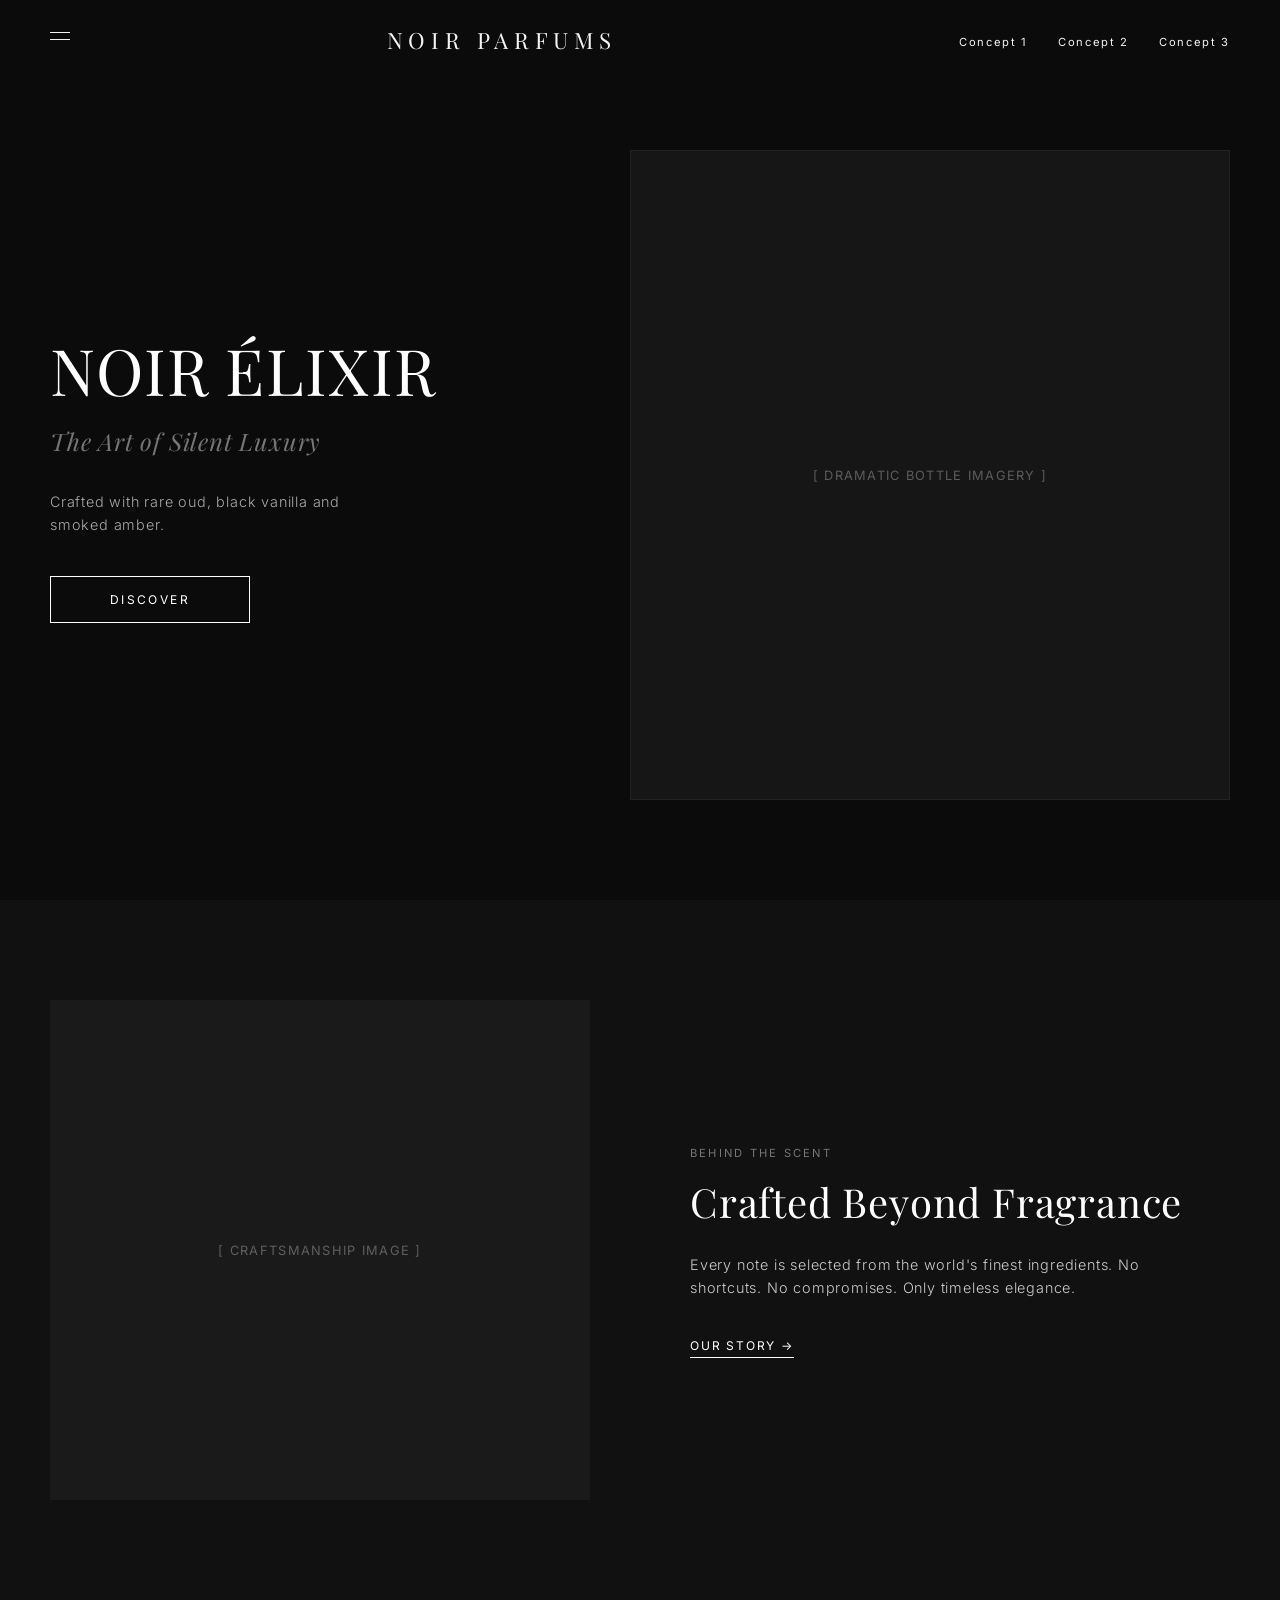
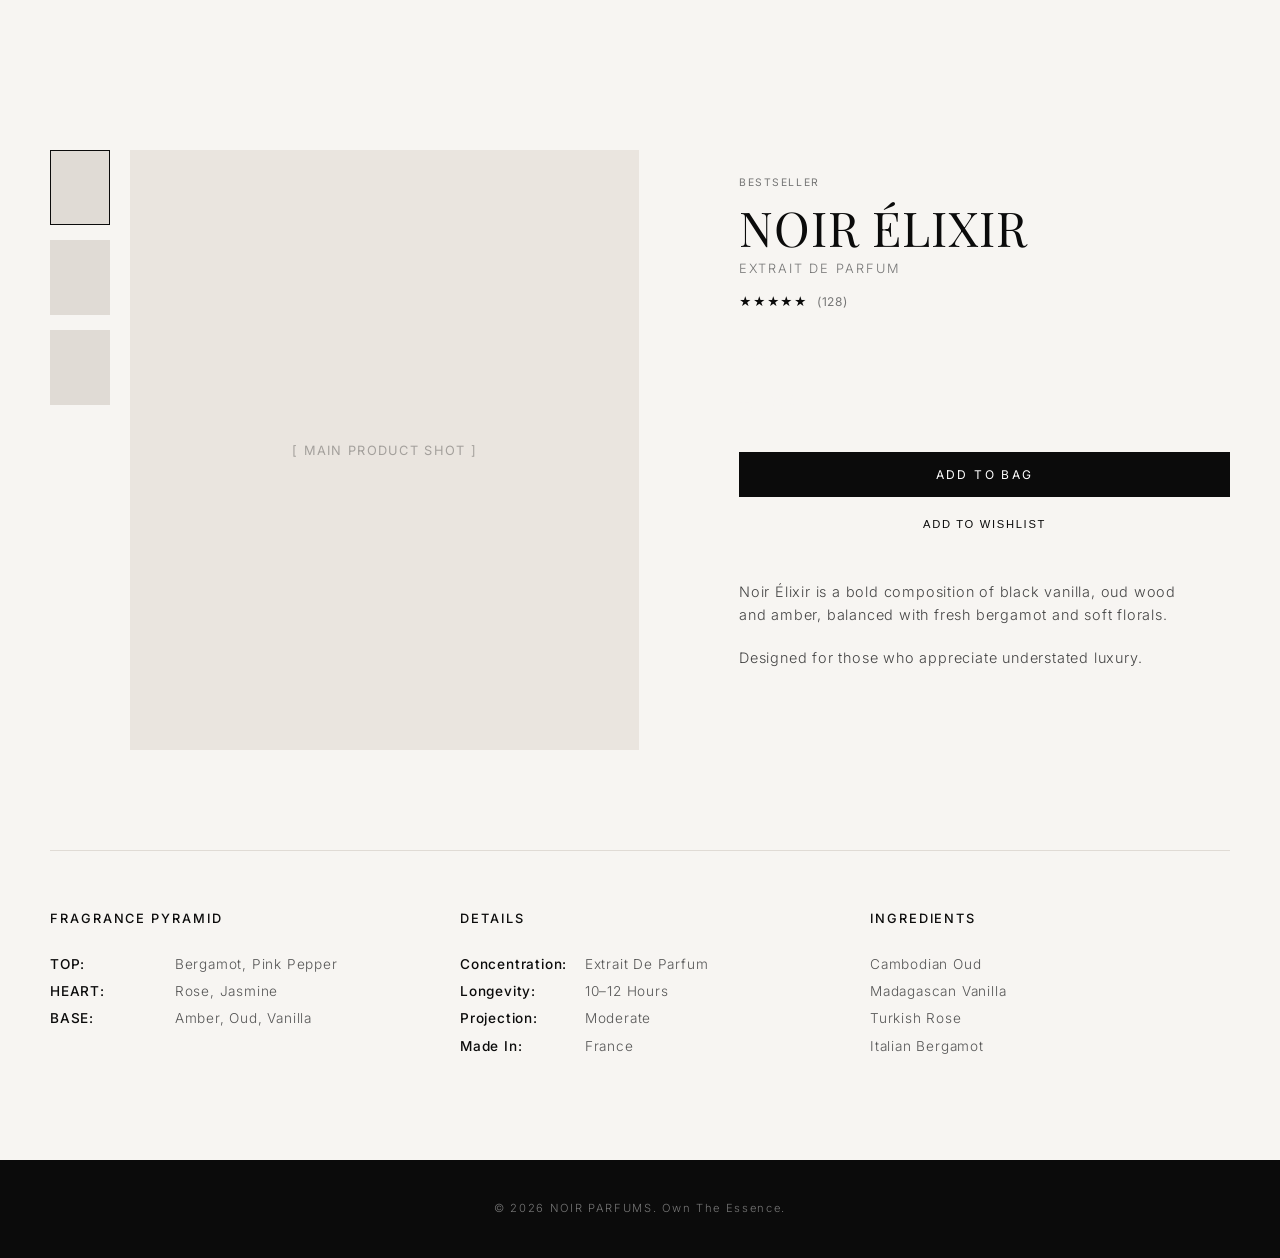
<file: index.html>
<!DOCTYPE html>
<html lang="en">
<head>
    <meta charset="UTF-8">
    <meta name="viewport" content="width=device-width, initial-scale=1.0">
    <title>NOIR PARFUMS | Noir Élixir</title>
    <link rel="stylesheet" href="style.css">
    <link rel="preconnect" href="https://fonts.googleapis.com">
    <link rel="preconnect" href="https://fonts.gstatic.com" crossorigin>
    <link href="https://fonts.googleapis.com/css2?family=Inter:wght@300;400;500&family=Playfair+Display:ital,wght@0,400;0,600;1,400&display=swap" rel="stylesheet">
</head>
<body>

    <header class="navbar">
        <div class="nav-left">
            <button class="menu-btn"><span></span><span></span></button>
        </div>
        <div class="nav-center">
            <a href="#" class="logo">NOIR PARFUMS</a>
        </div>
        <div class="nav-right">
            <a href="index.html" class="nav-link">Concept 1</a>
            <a href="concept2.html" class="nav-link">Concept 2</a>
            <a href="concept3.html" class="nav-link">Concept 3</a>
        </div>
    </header>

    <main>
        <section class="page-hero">
            <div class="hero-container">
                <div class="hero-content">
                    <h1 class="hero-title">NOIR ÉLIXIR</h1>
                    <p class="hero-subtitle">The Art of Silent Luxury</p>
                    <p class="hero-desc">Crafted with rare oud, black vanilla and smoked amber.</p>
                    <a href="#product-page" class="btn btn-outline-white">DISCOVER</a>
                </div>
                <div class="hero-image-wrapper">
                    <div class="image-placeholder dark-bottle-bg">
                        <span>[ Dramatic Bottle Imagery ]</span>
                    </div>
                </div>
            </div>
        </section>

        <section class="marketing-split">
            <div class="split-container">
                <div class="split-image">
                    <div class="image-placeholder grid-bg"><span>[ Craftsmanship Image ]</span></div>
                </div>
                <div class="split-text">
                    <span class="section-tag">BEHIND THE SCENT</span>
                    <h2>Crafted Beyond Fragrance</h2>
                    <p>Every note is selected from the world's finest ingredients. No shortcuts. No compromises. Only timeless elegance.</p>
                    <a href="#" class="text-link">OUR STORY &rarr;</a>
                </div>
            </div>
        </section>


        <section id="product-page" class="page-pdp">
            <div class="pdp-container">
                
                <div class="pdp-gallery">
                    <div class="thumbnails">
                        <div class="thumb active"></div>
                        <div class="thumb"></div>
                        <div class="thumb"></div>
                    </div>
                    <div class="main-pdp-image">
                        <div class="image-placeholder light-bottle-bg">
                            <span>[ Main Product Shot ]</span>
                        </div>
                    </div>
                </div>

                <div class="pdp-details">
                    <span class="product-tag">BESTSELLER</span>
                    <h1 class="product-title">NOIR ÉLIXIR</h1>
                    <p class="product-type">EXTRAIT DE PARFUM</p>
                    <div class="product-rating">★★★★★ <span class="rating-count">(128)</span></div>
                    
                    <p class="product-size">100ml</p>
                    <p class="product-price">€185</p>

                    <button class="btn btn-solid-black">ADD TO BAG</button>
                    <button class="btn-wishlist">ADD TO WISHLIST</button>

                    <div class="product-description-text">
                        <p>Noir Élixir is a bold composition of black vanilla, oud wood and amber, balanced with fresh bergamot and soft florals.</p>
                        <p>Designed for those who appreciate understated luxury.</p>
                    </div>
                </div>

            </div>

            <div class="specs-grid">
                <div class="spec-col">
                    <h3>FRAGRANCE PYRAMID</h3>
                    <ul class="spec-list">
                        <li><strong>TOP:</strong> Bergamot, Pink Pepper</li>
                        <li><strong>HEART:</strong> Rose, Jasmine</li>
                        <li><strong>BASE:</strong> Amber, Oud, Vanilla</li>
                    </ul>
                </div>
                <div class="spec-col">
                    <h3>DETAILS</h3>
                    <ul class="spec-list">
                        <li><strong>Concentration:</strong> Extrait De Parfum</li>
                        <li><strong>Longevity:</strong> 10–12 Hours</li>
                        <li><strong>Projection:</strong> Moderate</li>
                        <li><strong>Made In:</strong> France</li>
                    </ul>
                </div>
                <div class="spec-col">
                    <h3>INGREDIENTS</h3>
                    <ul class="spec-list">
                        <li>Cambodian Oud</li>
                        <li>Madagascan Vanilla</li>
                        <li>Turkish Rose</li>
                        <li>Italian Bergamot</li>
                    </ul>
                </div>
            </div>
        </section>
    </main>

    <footer class="minimal-footer">
        <p>&copy; 2026 NOIR PARFUMS. Own The Essence.</p>
    </footer>

</body>
</html>
</file>
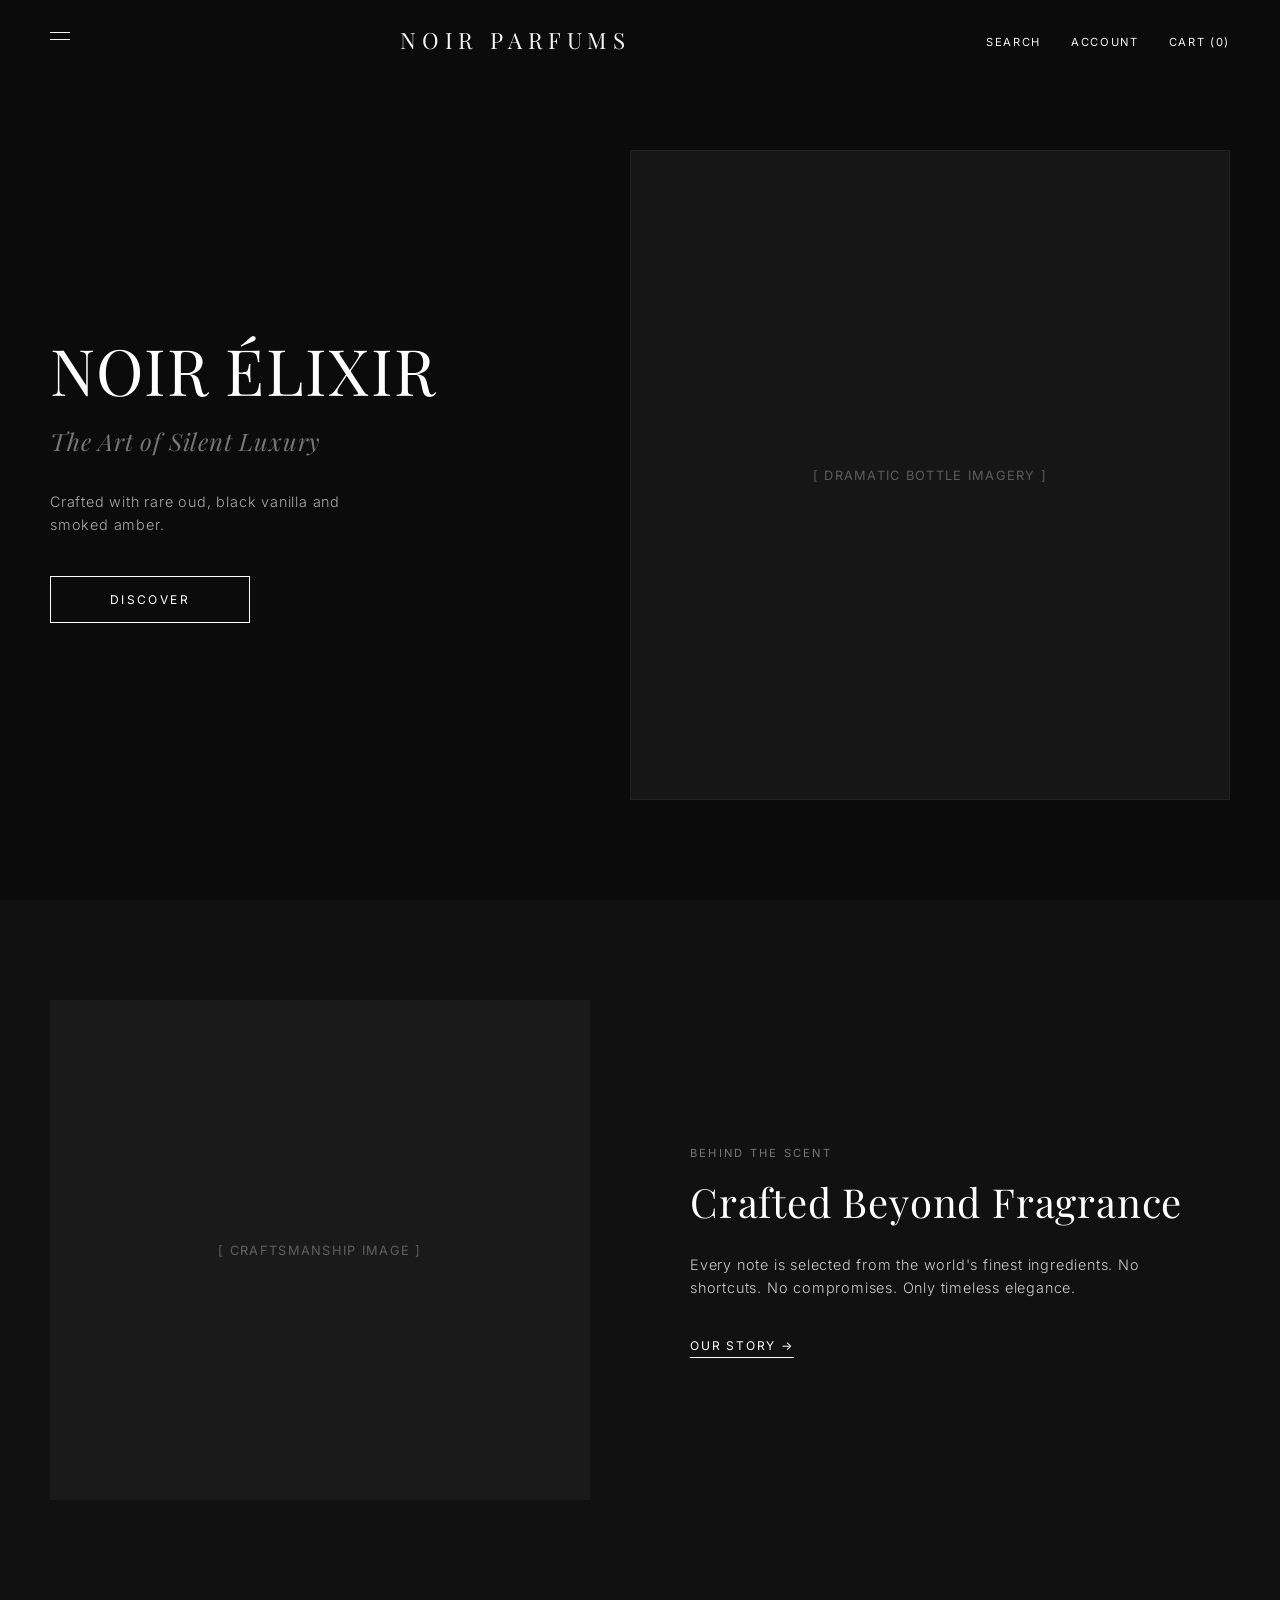
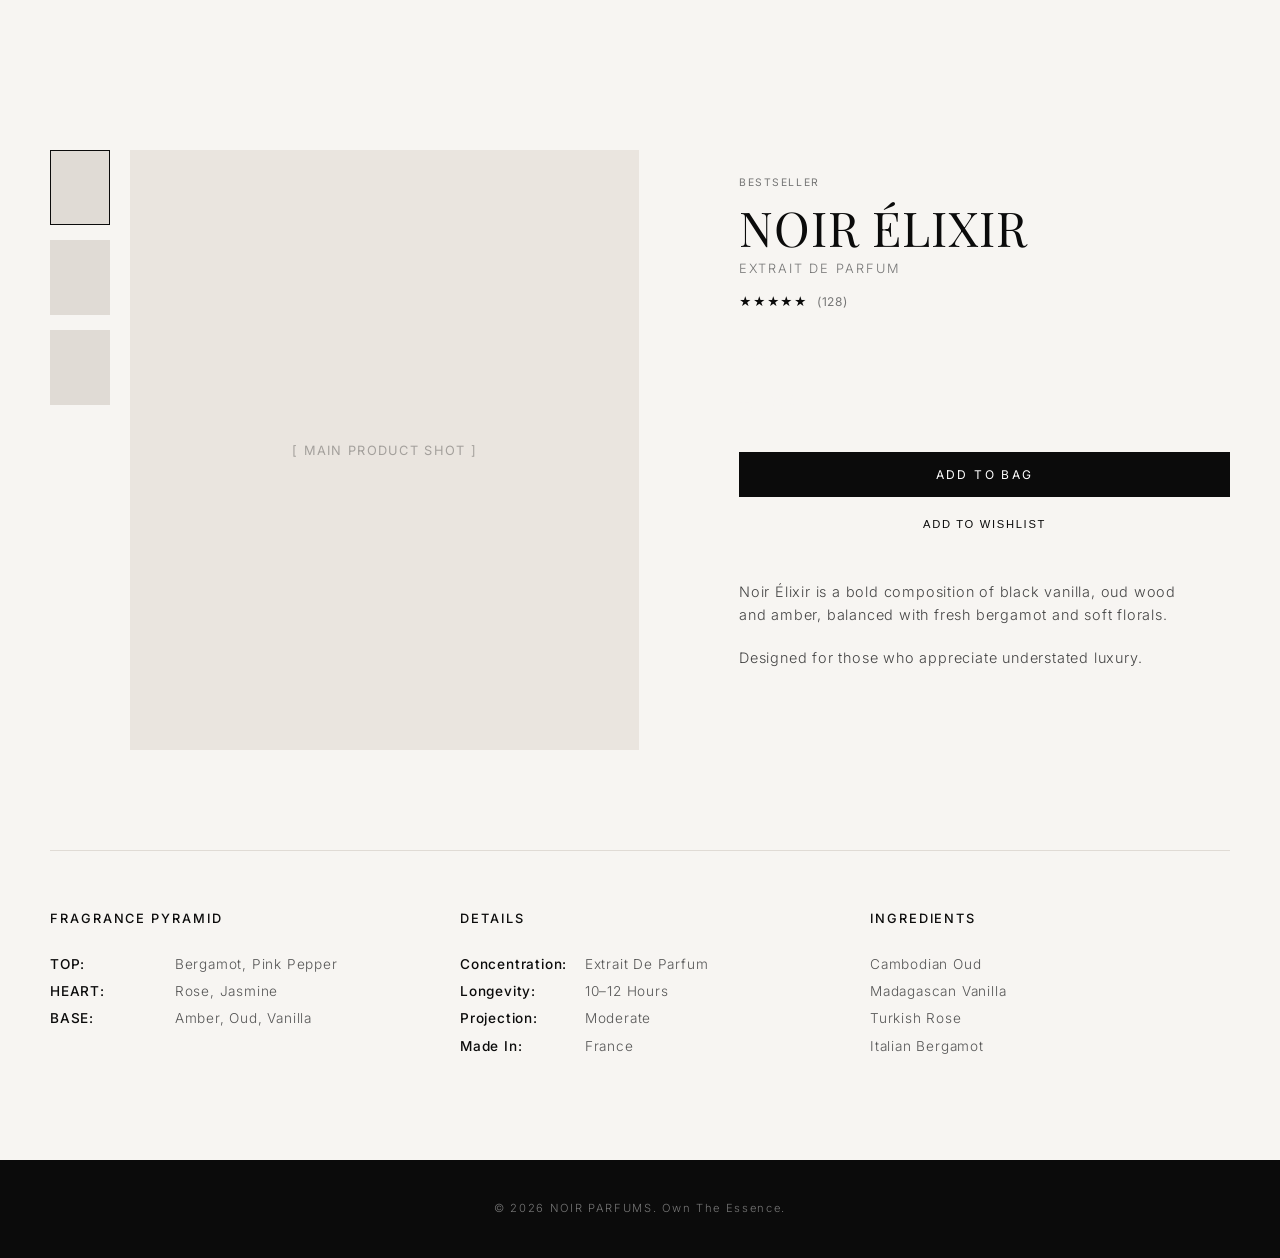
<file: 1/index.html>
<!DOCTYPE html>
<html lang="en">
<head>
    <meta charset="UTF-8">
    <meta name="viewport" content="width=device-width, initial-scale=1.0">
    <title>NOIR PARFUMS | Noir Élixir</title>
    <link rel="stylesheet" href="style.css">
    <link rel="preconnect" href="https://fonts.googleapis.com">
    <link rel="preconnect" href="https://fonts.gstatic.com" crossorigin>
    <link href="https://fonts.googleapis.com/css2?family=Inter:wght@300;400;500&family=Playfair+Display:ital,wght@0,400;0,600;1,400&display=swap" rel="stylesheet">
</head>
<body>

    <header class="navbar">
        <div class="nav-left">
            <button class="menu-btn"><span></span><span></span></button>
        </div>
        <div class="nav-center">
            <a href="#" class="logo">NOIR PARFUMS</a>
        </div>
        <div class="nav-right">
            <a href="#" class="nav-link">SEARCH</a>
            <a href="#" class="nav-link">ACCOUNT</a>
            <a href="#" class="nav-link">CART (0)</a>
        </div>
    </header>

    <main>
        <section class="page-hero">
            <div class="hero-container">
                <div class="hero-content">
                    <h1 class="hero-title">NOIR ÉLIXIR</h1>
                    <p class="hero-subtitle">The Art of Silent Luxury</p>
                    <p class="hero-desc">Crafted with rare oud, black vanilla and smoked amber.</p>
                    <a href="#product-page" class="btn btn-outline-white">DISCOVER</a>
                </div>
                <div class="hero-image-wrapper">
                    <div class="image-placeholder dark-bottle-bg">
                        <span>[ Dramatic Bottle Imagery ]</span>
                    </div>
                </div>
            </div>
        </section>

        <section class="marketing-split">
            <div class="split-container">
                <div class="split-image">
                    <div class="image-placeholder grid-bg"><span>[ Craftsmanship Image ]</span></div>
                </div>
                <div class="split-text">
                    <span class="section-tag">BEHIND THE SCENT</span>
                    <h2>Crafted Beyond Fragrance</h2>
                    <p>Every note is selected from the world's finest ingredients. No shortcuts. No compromises. Only timeless elegance.</p>
                    <a href="#" class="text-link">OUR STORY &rarr;</a>
                </div>
            </div>
        </section>


        <section id="product-page" class="page-pdp">
            <div class="pdp-container">
                
                <div class="pdp-gallery">
                    <div class="thumbnails">
                        <div class="thumb active"></div>
                        <div class="thumb"></div>
                        <div class="thumb"></div>
                    </div>
                    <div class="main-pdp-image">
                        <div class="image-placeholder light-bottle-bg">
                            <span>[ Main Product Shot ]</span>
                        </div>
                    </div>
                </div>

                <div class="pdp-details">
                    <span class="product-tag">BESTSELLER</span>
                    <h1 class="product-title">NOIR ÉLIXIR</h1>
                    <p class="product-type">EXTRAIT DE PARFUM</p>
                    <div class="product-rating">★★★★★ <span class="rating-count">(128)</span></div>
                    
                    <p class="product-size">100ml</p>
                    <p class="product-price">€185</p>

                    <button class="btn btn-solid-black">ADD TO BAG</button>
                    <button class="btn-wishlist">ADD TO WISHLIST</button>

                    <div class="product-description-text">
                        <p>Noir Élixir is a bold composition of black vanilla, oud wood and amber, balanced with fresh bergamot and soft florals.</p>
                        <p>Designed for those who appreciate understated luxury.</p>
                    </div>
                </div>

            </div>

            <div class="specs-grid">
                <div class="spec-col">
                    <h3>FRAGRANCE PYRAMID</h3>
                    <ul class="spec-list">
                        <li><strong>TOP:</strong> Bergamot, Pink Pepper</li>
                        <li><strong>HEART:</strong> Rose, Jasmine</li>
                        <li><strong>BASE:</strong> Amber, Oud, Vanilla</li>
                    </ul>
                </div>
                <div class="spec-col">
                    <h3>DETAILS</h3>
                    <ul class="spec-list">
                        <li><strong>Concentration:</strong> Extrait De Parfum</li>
                        <li><strong>Longevity:</strong> 10–12 Hours</li>
                        <li><strong>Projection:</strong> Moderate</li>
                        <li><strong>Made In:</strong> France</li>
                    </ul>
                </div>
                <div class="spec-col">
                    <h3>INGREDIENTS</h3>
                    <ul class="spec-list">
                        <li>Cambodian Oud</li>
                        <li>Madagascan Vanilla</li>
                        <li>Turkish Rose</li>
                        <li>Italian Bergamot</li>
                    </ul>
                </div>
            </div>
        </section>
    </main>

    <footer class="minimal-footer">
        <p>&copy; 2026 NOIR PARFUMS. Own The Essence.</p>
    </footer>

</body>
</html>
</file>
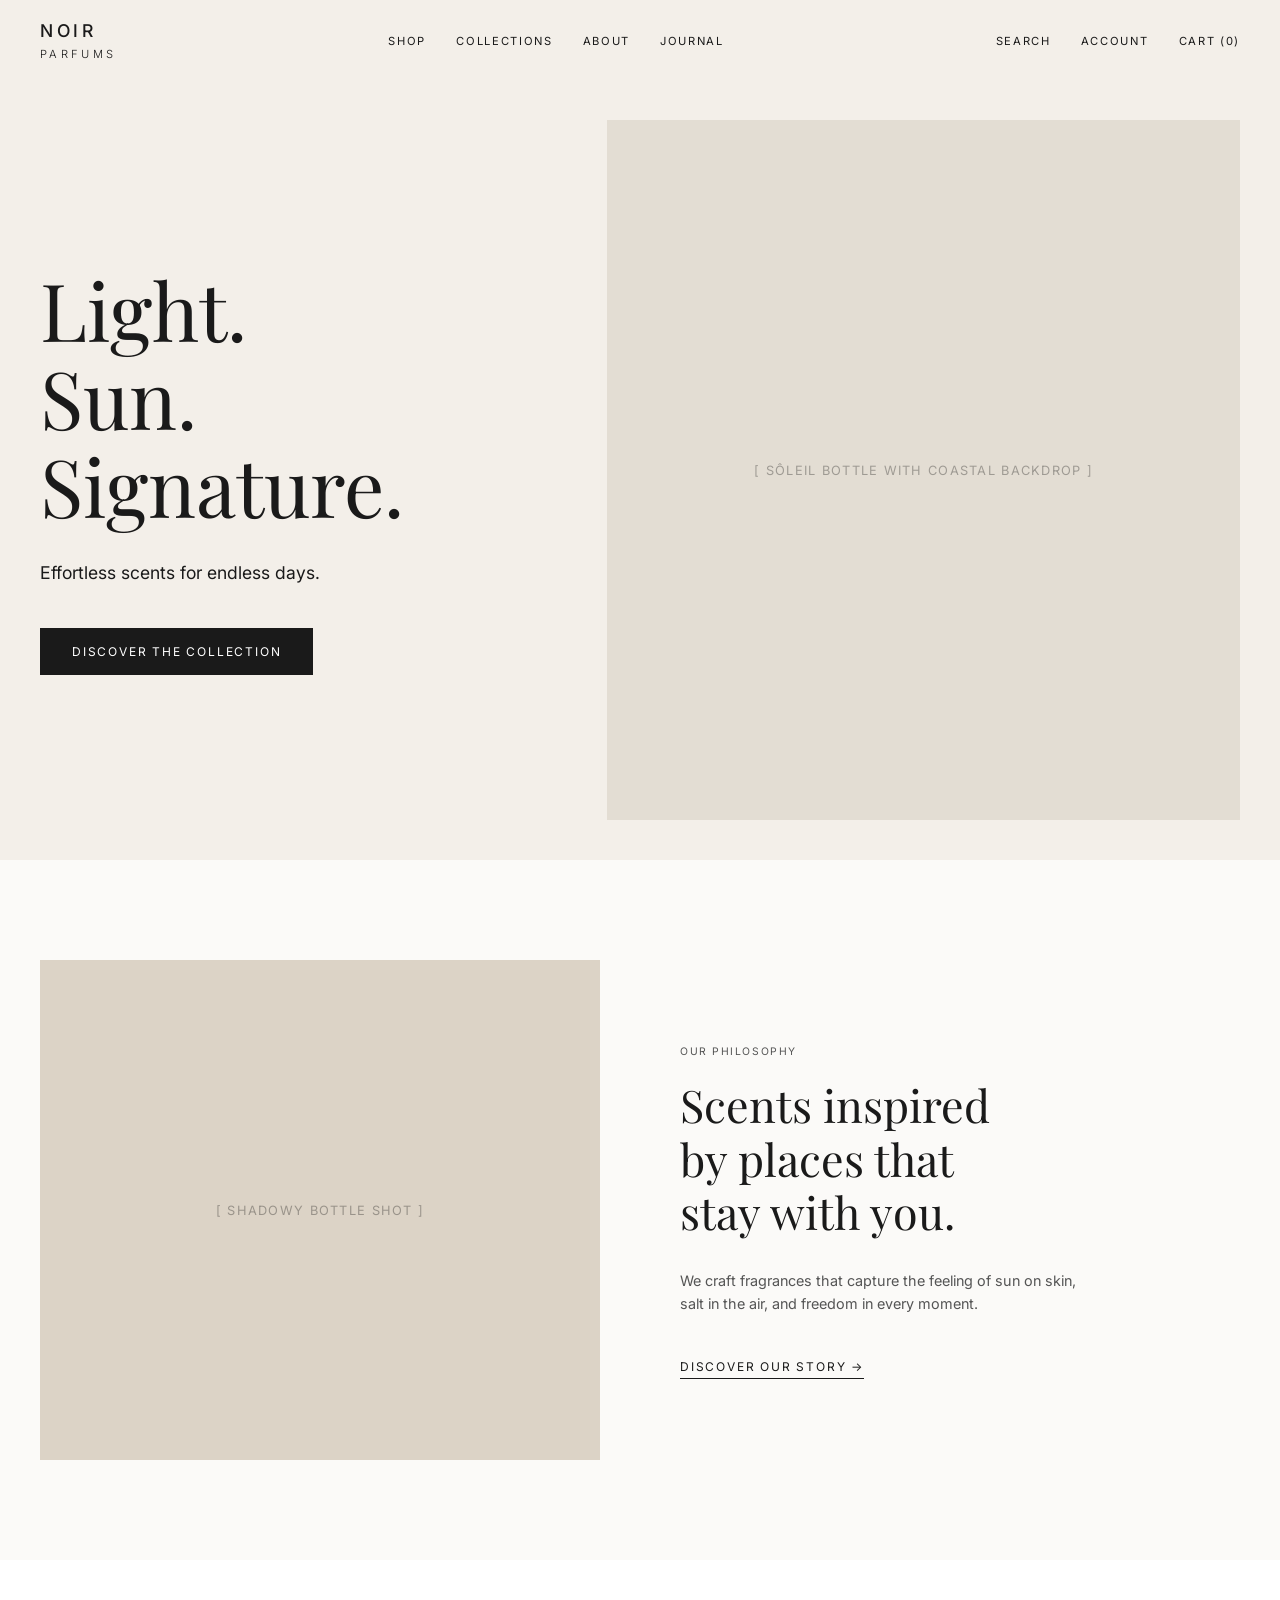
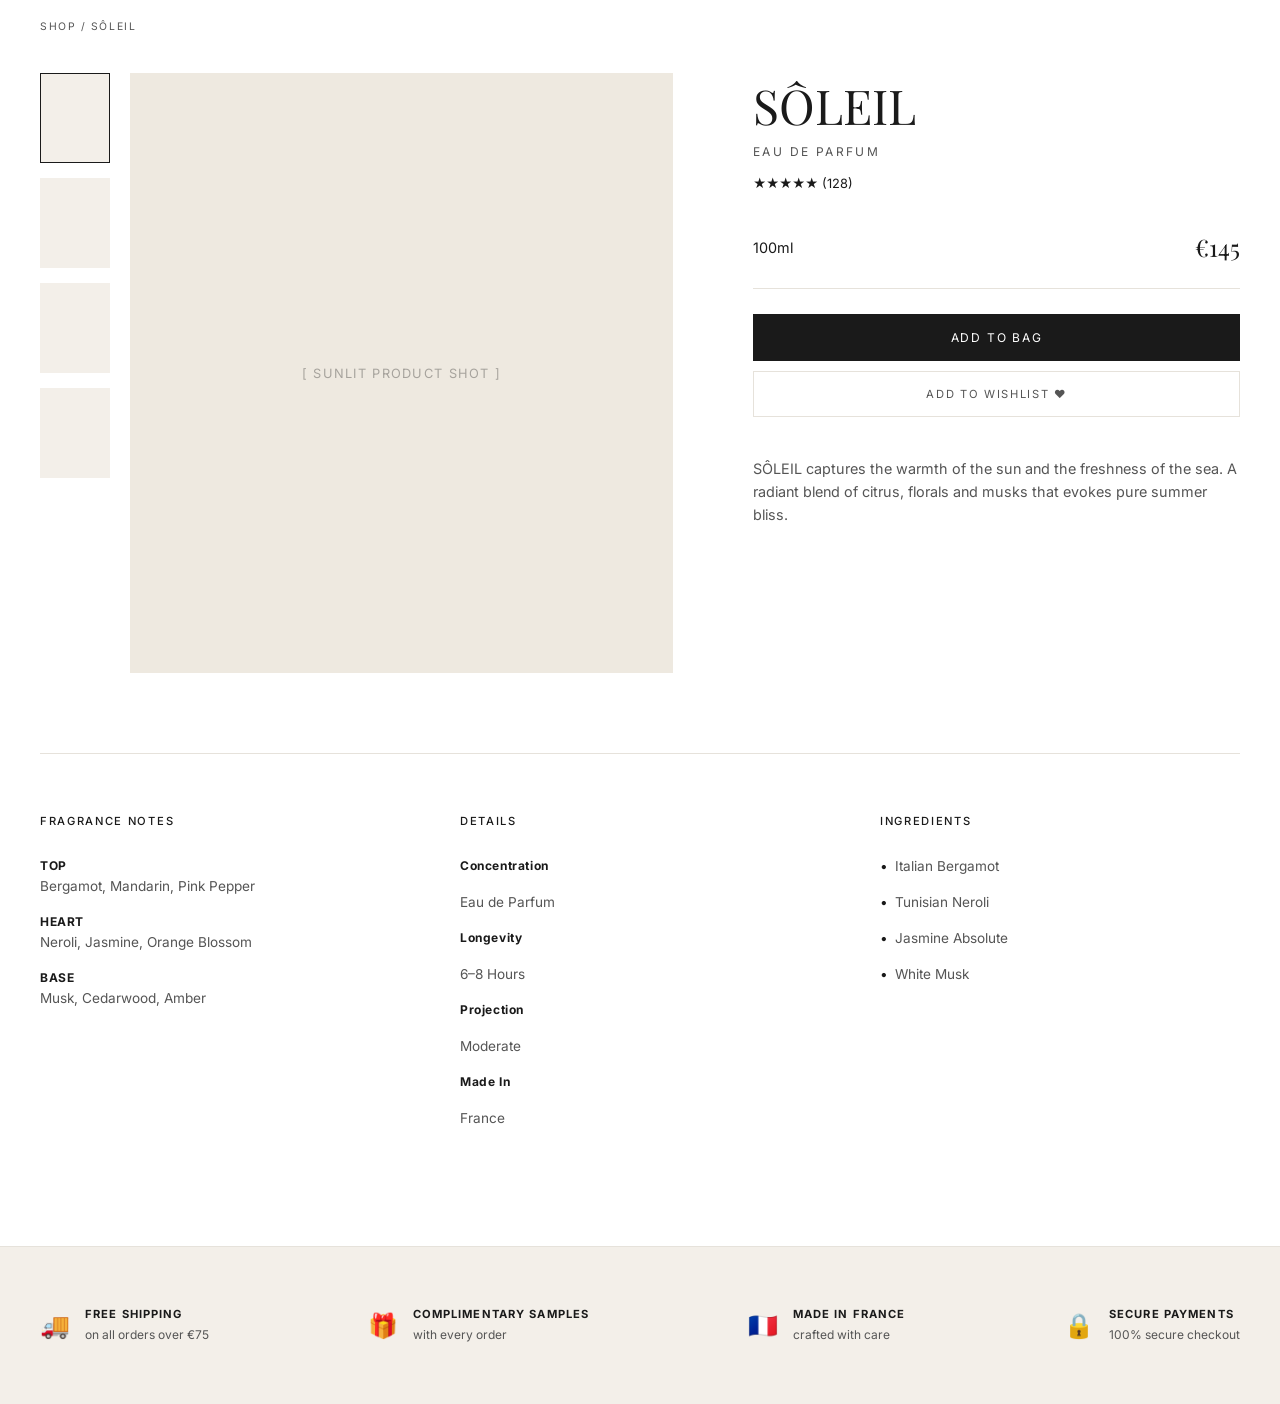
<file: 2/index.html>
<!DOCTYPE html>
<html lang="en">
<head>
    <meta charset="UTF-8">
    <meta name="viewport" content="width=device-width, initial-scale=1.0">
    <title>NOIR PARFUMS | Sôleil</title>
    <link rel="stylesheet" href="style.css">
    <link rel="preconnect" href="https://fonts.googleapis.com">
    <link rel="preconnect" href="https://fonts.gstatic.com" crossorigin>
    <link href="https://fonts.googleapis.com/css2?family=Inter:wght@300;400;500&family=Playfair+Display:ital,wght@0,400;0,500;1,400&display=swap" rel="stylesheet">
</head>
<body>

    <header class="navbar">
        <div class="nav-left">
            <a href="#" class="logo">NOIR<br><span>PARFUMS</span></a>
        </div>
        <div class="nav-center">
            <a href="#" class="nav-link">SHOP</a>
            <a href="#" class="nav-link">COLLECTIONS</a>
            <a href="#" class="nav-link">ABOUT</a>
            <a href="#" class="nav-link">JOURNAL</a>
        </div>
        <div class="nav-right">
            <a href="#" class="nav-link">SEARCH</a>
            <a href="#" class="nav-link">ACCOUNT</a>
            <a href="#" class="nav-link">CART (0)</a>
        </div>
    </header>

    <main>
        <section class="hero-light">
            <div class="hero-container">
                <div class="hero-content">
                    <h1 class="hero-title">Light.<br>Sun.<br>Signature.</h1>
                    <p class="hero-desc">Effortless scents for endless days.</p>
                    <a href="#pdp" class="btn btn-solid-dark">DISCOVER THE COLLECTION</a>
                </div>
                <div class="hero-image-wrapper">
                    <div class="image-placeholder coastal-bg">
                        <span>[ Sôleil Bottle with Coastal Backdrop ]</span>
                    </div>
                </div>
            </div>
        </section>

        <section class="philosophy-section">
            <div class="split-container">
                <div class="split-image">
                    <div class="image-placeholder sand-bg"><span>[ Shadowy Bottle Shot ]</span></div>
                </div>
                <div class="split-text">
                    <span class="section-tag">OUR PHILOSOPHY</span>
                    <h2>Scents inspired<br>by places that<br>stay with you.</h2>
                    <p>We craft fragrances that capture the feeling of sun on skin, salt in the air, and freedom in every moment.</p>
                    <a href="#" class="text-link">DISCOVER OUR STORY &rarr;</a>
                </div>
            </div>
        </section>

        <section id="pdp" class="pdp-section">
            <div class="breadcrumb">SHOP / SÔLEIL</div>
            
            <div class="pdp-container">
                <div class="pdp-gallery">
                    <div class="thumbnails">
                        <div class="thumb active"></div>
                        <div class="thumb"></div>
                        <div class="thumb"></div>
                        <div class="thumb"></div>
                    </div>
                    <div class="main-image">
                        <div class="image-placeholder sunlit-bg">
                            <span>[ Sunlit Product Shot ]</span>
                        </div>
                    </div>
                </div>

                <div class="pdp-details">
                    <h1 class="product-title">SÔLEIL</h1>
                    <p class="product-type">EAU DE PARFUM</p>
                    <div class="product-rating">★★★★★ <span class="rating-count">(128)</span></div>
                    
                    <div class="price-row">
                        <span class="product-size">100ml</span>
                        <span class="product-price">€145</span>
                    </div>

                    <button class="btn btn-solid-dark full-width">ADD TO BAG</button>
                    <button class="btn-wishlist">ADD TO WISHLIST &hearts;</button>

                    <div class="product-description-text">
                        <p>SÔLEIL captures the warmth of the sun and the freshness of the sea. A radiant blend of citrus, florals and musks that evokes pure summer bliss.</p>
                    </div>
                </div>
            </div>

            <div class="specs-grid">
                <div class="spec-col">
                    <h3>FRAGRANCE NOTES</h3>
                    <ul class="spec-list tree-list">
                        <li><strong>TOP</strong> Bergamot, Mandarin, Pink Pepper</li>
                        <li><strong>HEART</strong> Neroli, Jasmine, Orange Blossom</li>
                        <li><strong>BASE</strong> Musk, Cedarwood, Amber</li>
                    </ul>
                </div>
                <div class="spec-col">
                    <h3>DETAILS</h3>
                    <ul class="spec-list">
                        <li><strong>Concentration</strong><br>Eau de Parfum</li>
                        <li><strong>Longevity</strong><br>6–8 Hours</li>
                        <li><strong>Projection</strong><br>Moderate</li>
                        <li><strong>Made In</strong><br>France</li>
                    </ul>
                </div>
                <div class="spec-col">
                    <h3>INGREDIENTS</h3>
                    <ul class="spec-list bulleted">
                        <li>Italian Bergamot</li>
                        <li>Tunisian Neroli</li>
                        <li>Jasmine Absolute</li>
                        <li>White Musk</li>
                    </ul>
                </div>
            </div>
        </section>

    </main>

    <footer class="value-footer">
        <div class="value-props">
            <div class="prop-item">
                <span class="prop-icon">🚚</span>
                <div>
                    <strong>FREE SHIPPING</strong>
                    <p>on all orders over €75</p>
                </div>
            </div>
            <div class="prop-item">
                <span class="prop-icon">🎁</span>
                <div>
                    <strong>COMPLIMENTARY SAMPLES</strong>
                    <p>with every order</p>
                </div>
            </div>
            <div class="prop-item">
                <span class="prop-icon">🇫🇷</span>
                <div>
                    <strong>MADE IN FRANCE</strong>
                    <p>crafted with care</p>
                </div>
            </div>
            <div class="prop-item">
                <span class="prop-icon">🔒</span>
                <div>
                    <strong>SECURE PAYMENTS</strong>
                    <p>100% secure checkout</p>
                </div>
            </div>
        </div>
    </footer>

</body>
</html>
</file>
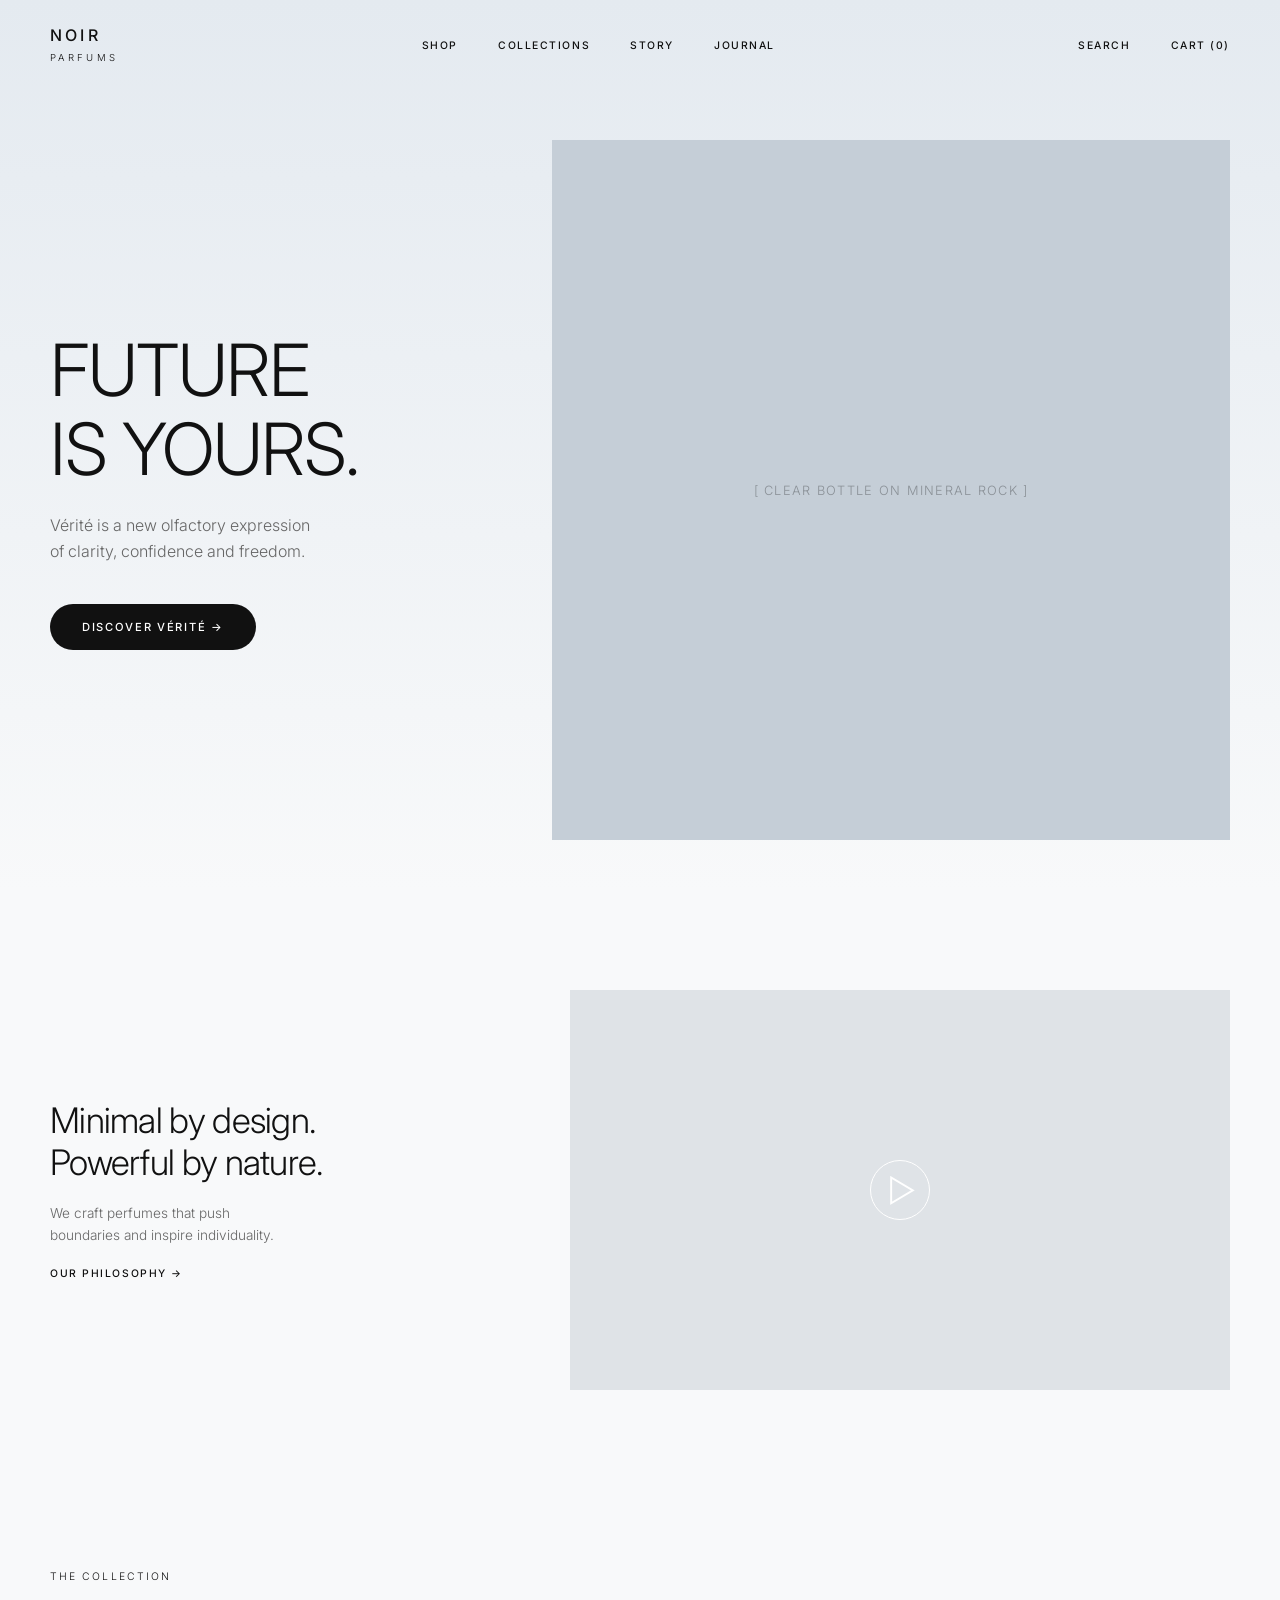
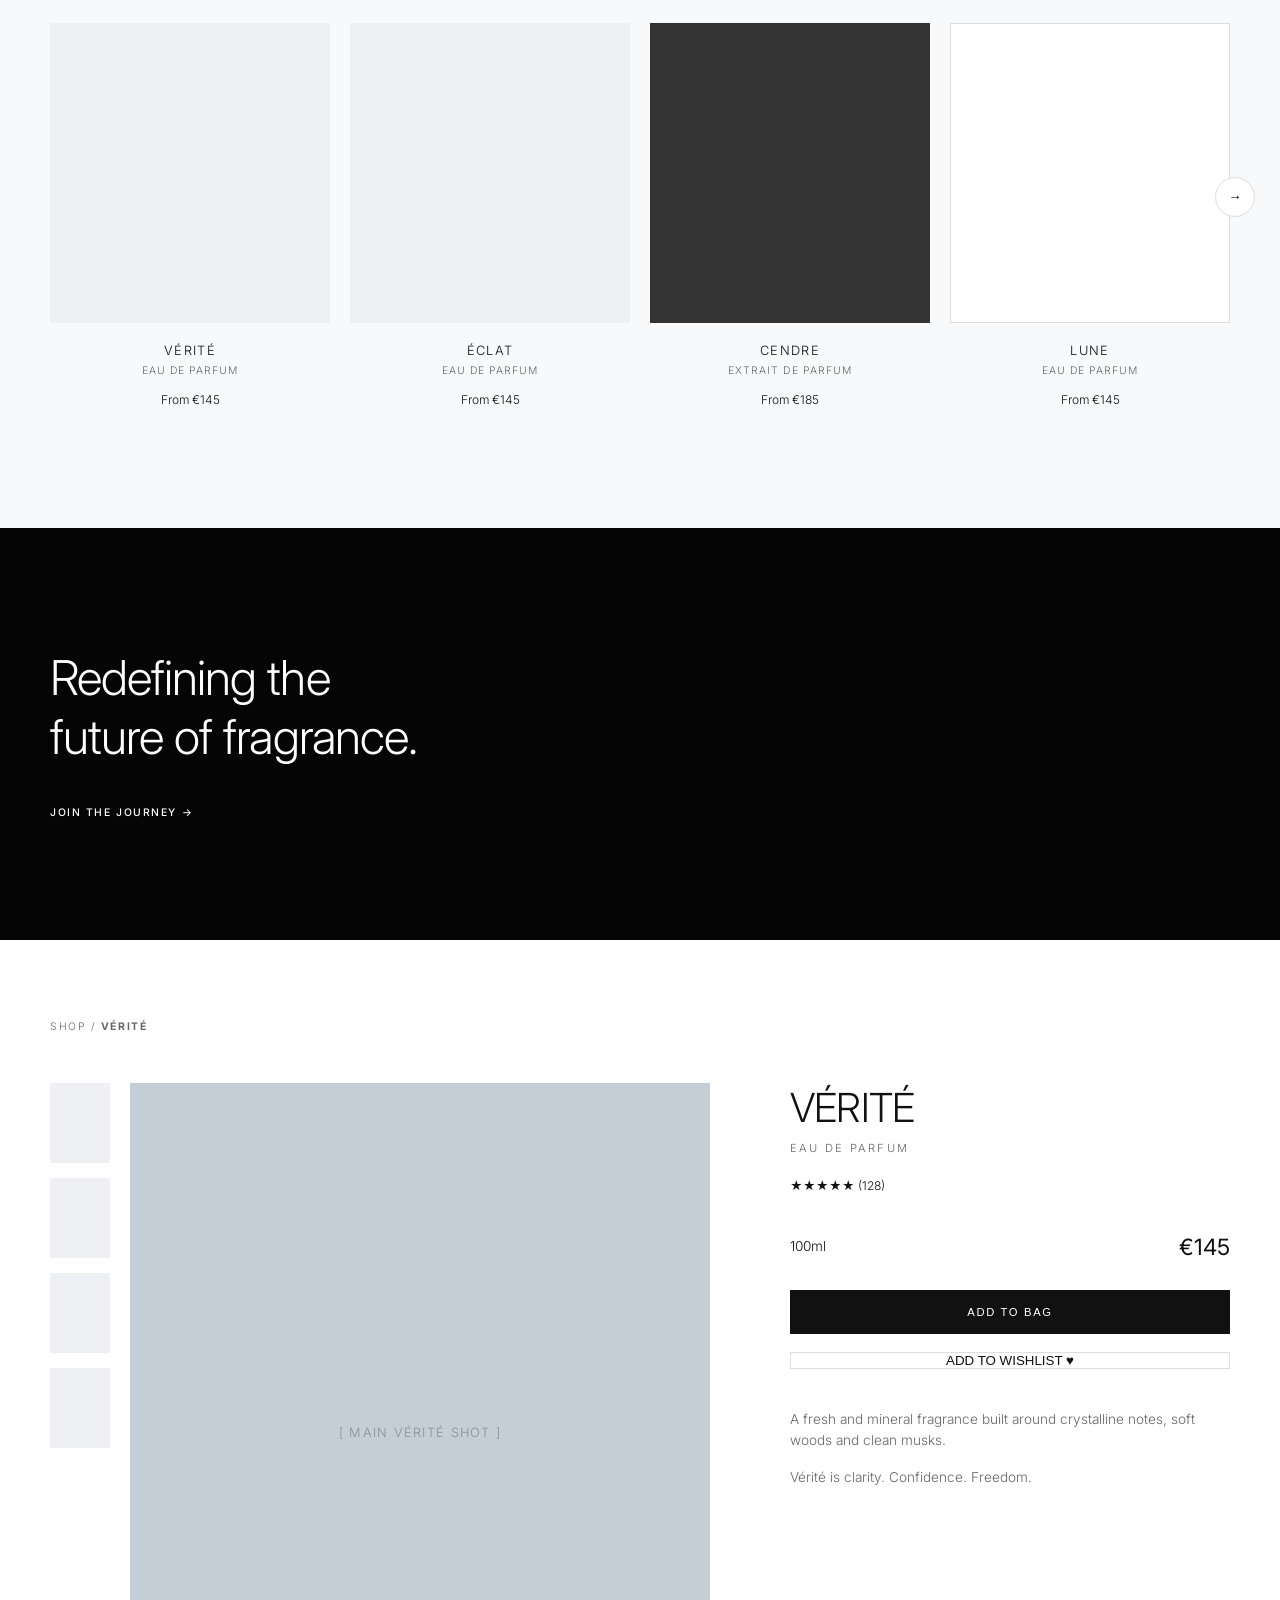
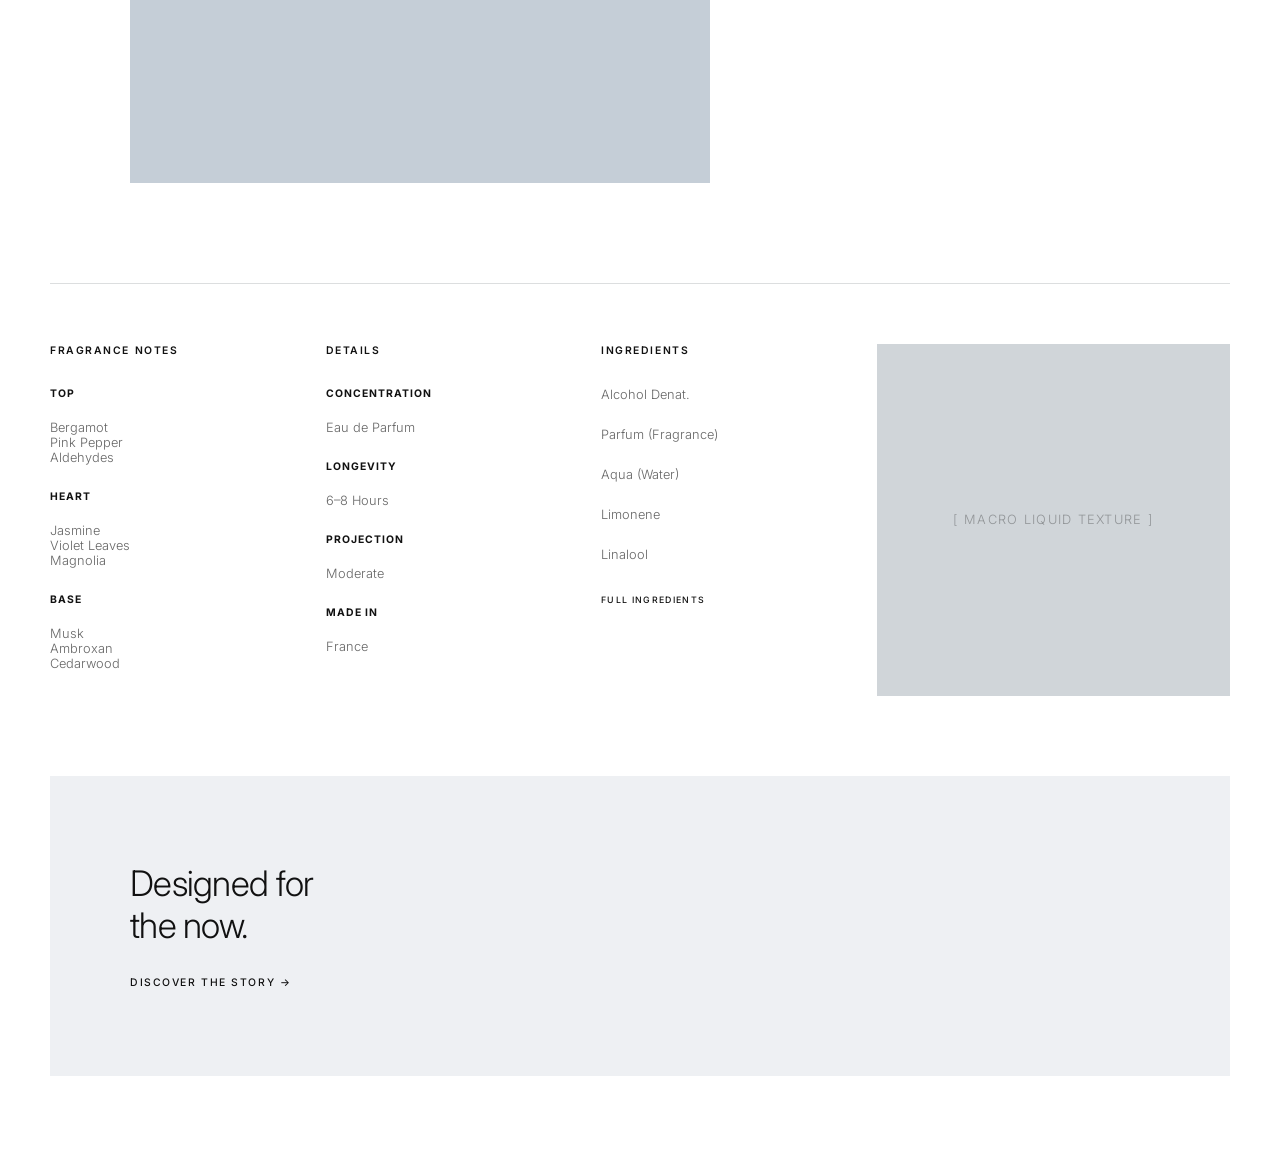
<file: 3/index.html>
<!DOCTYPE html>
<html lang="en">
<head>
    <meta charset="UTF-8">
    <meta name="viewport" content="width=device-width, initial-scale=1.0">
    <title>NOIR PARFUMS | Vérité</title>
    <link rel="stylesheet" href="style.css">
    <!-- Using Inter for a perfectly clean, geometric, modern sans-serif look -->
    <link rel="preconnect" href="https://fonts.googleapis.com">
    <link rel="preconnect" href="https://fonts.gstatic.com" crossorigin>
    <link href="https://fonts.googleapis.com/css2?family=Inter:wght@200;300;400;500;600&display=swap" rel="stylesheet">
</head>
<body>

    <!-- GLOBAL NAVIGATION (Ultra Minimal) -->
    <header class="navbar">
        <div class="nav-brand">
            <a href="#" class="logo">NOIR<br><span>PARFUMS</span></a>
        </div>
        <nav class="nav-links nav-center">
            <a href="#">SHOP</a>
            <a href="#">COLLECTIONS</a>
            <a href="#">STORY</a>
            <a href="#">JOURNAL</a>
        </nav>
        <nav class="nav-links nav-right">
            <a href="#">SEARCH</a>
            <a href="#">CART (0)</a>
        </nav>
    </header>

    <main>
        <!-- ==========================================
             PAGE 1: HOMEPAGE / HERO (LEFT SIDE) 
             ========================================== -->
             
        <section class="hero-modern">
            <div class="hero-container">
                <div class="hero-text-content">
                    <h1 class="hero-title">FUTURE<br>IS YOURS.</h1>
                    <p class="hero-desc">Vérité is a new olfactory expression<br>of clarity, confidence and freedom.</p>
                    <a href="#pdp" class="btn btn-pill-dark">DISCOVER VÉRITÉ &rarr;</a>
                </div>
                <div class="hero-image-wrapper">
                    <div class="image-placeholder clear-bottle-bg">
                        <span>[ Clear Bottle on Mineral Rock ]</span>
                    </div>
                </div>
            </div>
        </section>

        <!-- Philosophy Section -->
        <section class="philosophy-minimal">
            <div class="philosophy-container">
                <div class="philosophy-text">
                    <h2>Minimal by design.<br>Powerful by nature.</h2>
                    <p>We craft perfumes that push<br>boundaries and inspire individuality.</p>
                    <a href="#" class="text-link-minimal">OUR PHILOSOPHY &rarr;</a>
                </div>
                <div class="philosophy-video">
                    <div class="image-placeholder video-bg">
                        <span class="play-btn">&#9655;</span>
                    </div>
                </div>
            </div>
        </section>

        <!-- Collection Carousel -->
        <section class="collection-section">
            <h4 class="section-label">THE COLLECTION</h4>
            <div class="collection-grid">
                <div class="product-card">
                    <div class="card-image-placeholder"></div>
                    <h5>VÉRITÉ</h5>
                    <p>EAU DE PARFUM</p>
                    <span>From €145</span>
                </div>
                <div class="product-card">
                    <div class="card-image-placeholder"></div>
                    <h5>ÉCLAT</h5>
                    <p>EAU DE PARFUM</p>
                    <span>From €145</span>
                </div>
                <div class="product-card">
                    <div class="card-image-placeholder dark-bottle"></div>
                    <h5>CENDRE</h5>
                    <p>EXTRAIT DE PARFUM</p>
                    <span>From €185</span>
                </div>
                <div class="product-card">
                    <div class="card-image-placeholder white-bottle"></div>
                    <h5>LUNE</h5>
                    <p>EAU DE PARFUM</p>
                    <span>From €145</span>
                </div>
                <button class="carousel-next">&rarr;</button>
            </div>
        </section>

        <!-- Dark Immersive Banner -->
        <section class="dark-banner">
            <div class="banner-content">
                <h2>Redefining the<br>future of fragrance.</h2>
                <a href="#" class="text-link-minimal white-link">JOIN THE JOURNEY &rarr;</a>
            </div>
        </section>

        <!-- ==========================================
             PAGE 2: PRODUCT DESCRIPTION PAGE (RIGHT SIDE) 
             ========================================== -->
             
        <section id="pdp" class="pdp-modern">
            <div class="breadcrumb">SHOP / <strong>VÉRITÉ</strong></div>
            
            <div class="pdp-container">
                <!-- Gallery -->
                <div class="pdp-gallery">
                    <div class="thumbnails">
                        <div class="thumb active"></div>
                        <div class="thumb"></div>
                        <div class="thumb"></div>
                        <div class="thumb"></div>
                    </div>
                    <div class="main-image">
                        <div class="image-placeholder clear-bottle-bg">
                            <span>[ Main Vérité Shot ]</span>
                        </div>
                    </div>
                </div>

                <!-- Details -->
                <div class="pdp-details">
                    <h1 class="product-title">VÉRITÉ</h1>
                    <p class="product-type">EAU DE PARFUM</p>
                    <div class="product-rating">★★★★★ <span class="rating-count">(128)</span></div>
                    
                    <div class="price-row">
                        <span class="product-size">100ml</span>
                        <span class="product-price">€145</span>
                    </div>

                    <button class="btn btn-solid-dark full-width">ADD TO BAG</button>
                    <button class="btn-outline full-width">ADD TO WISHLIST &hearts;</button>

                    <div class="product-description-text">
                        <p>A fresh and mineral fragrance built around crystalline notes, soft woods and clean musks.</p>
                        <p>Vérité is clarity. Confidence. Freedom.</p>
                    </div>
                </div>
            </div>

            <!-- Specs Grid -->
            <div class="specs-grid-minimal">
                <div class="spec-col">
                    <h3>FRAGRANCE NOTES</h3>
                    <ul class="spec-list tree-list">
                        <li><strong>TOP</strong><br>Bergamot<br>Pink Pepper<br>Aldehydes</li>
                        <li><strong>HEART</strong><br>Jasmine<br>Violet Leaves<br>Magnolia</li>
                        <li><strong>BASE</strong><br>Musk<br>Ambroxan<br>Cedarwood</li>
                    </ul>
                </div>
                <div class="spec-col">
                    <h3>DETAILS</h3>
                    <ul class="spec-list spaced-list">
                        <li><strong>Concentration</strong><br>Eau de Parfum</li>
                        <li><strong>Longevity</strong><br>6–8 Hours</li>
                        <li><strong>Projection</strong><br>Moderate</li>
                        <li><strong>Made In</strong><br>France</li>
                    </ul>
                </div>
                <div class="spec-col">
                    <h3>INGREDIENTS</h3>
                    <ul class="spec-list spaced-list">
                        <li>Alcohol Denat.</li>
                        <li>Parfum (Fragrance)</li>
                        <li>Aqua (Water)</li>
                        <li>Limonene</li>
                        <li>Linalool</li>
                    </ul>
                    <a href="#" class="text-link-minimal sm-link">FULL INGREDIENTS</a>
                </div>
                <div class="spec-col image-col">
                    <div class="image-placeholder macro-bg">
                        <span>[ Macro Liquid Texture ]</span>
                    </div>
                </div>
            </div>
            
            <!-- Secondary Banner -->
            <div class="secondary-banner">
                <div class="sec-banner-text">
                    <h2>Designed for<br>the now.</h2>
                    <a href="#" class="text-link-minimal">DISCOVER THE STORY &rarr;</a>
                </div>
            </div>
        </section>

    </main>
</body>
</html>
</file>
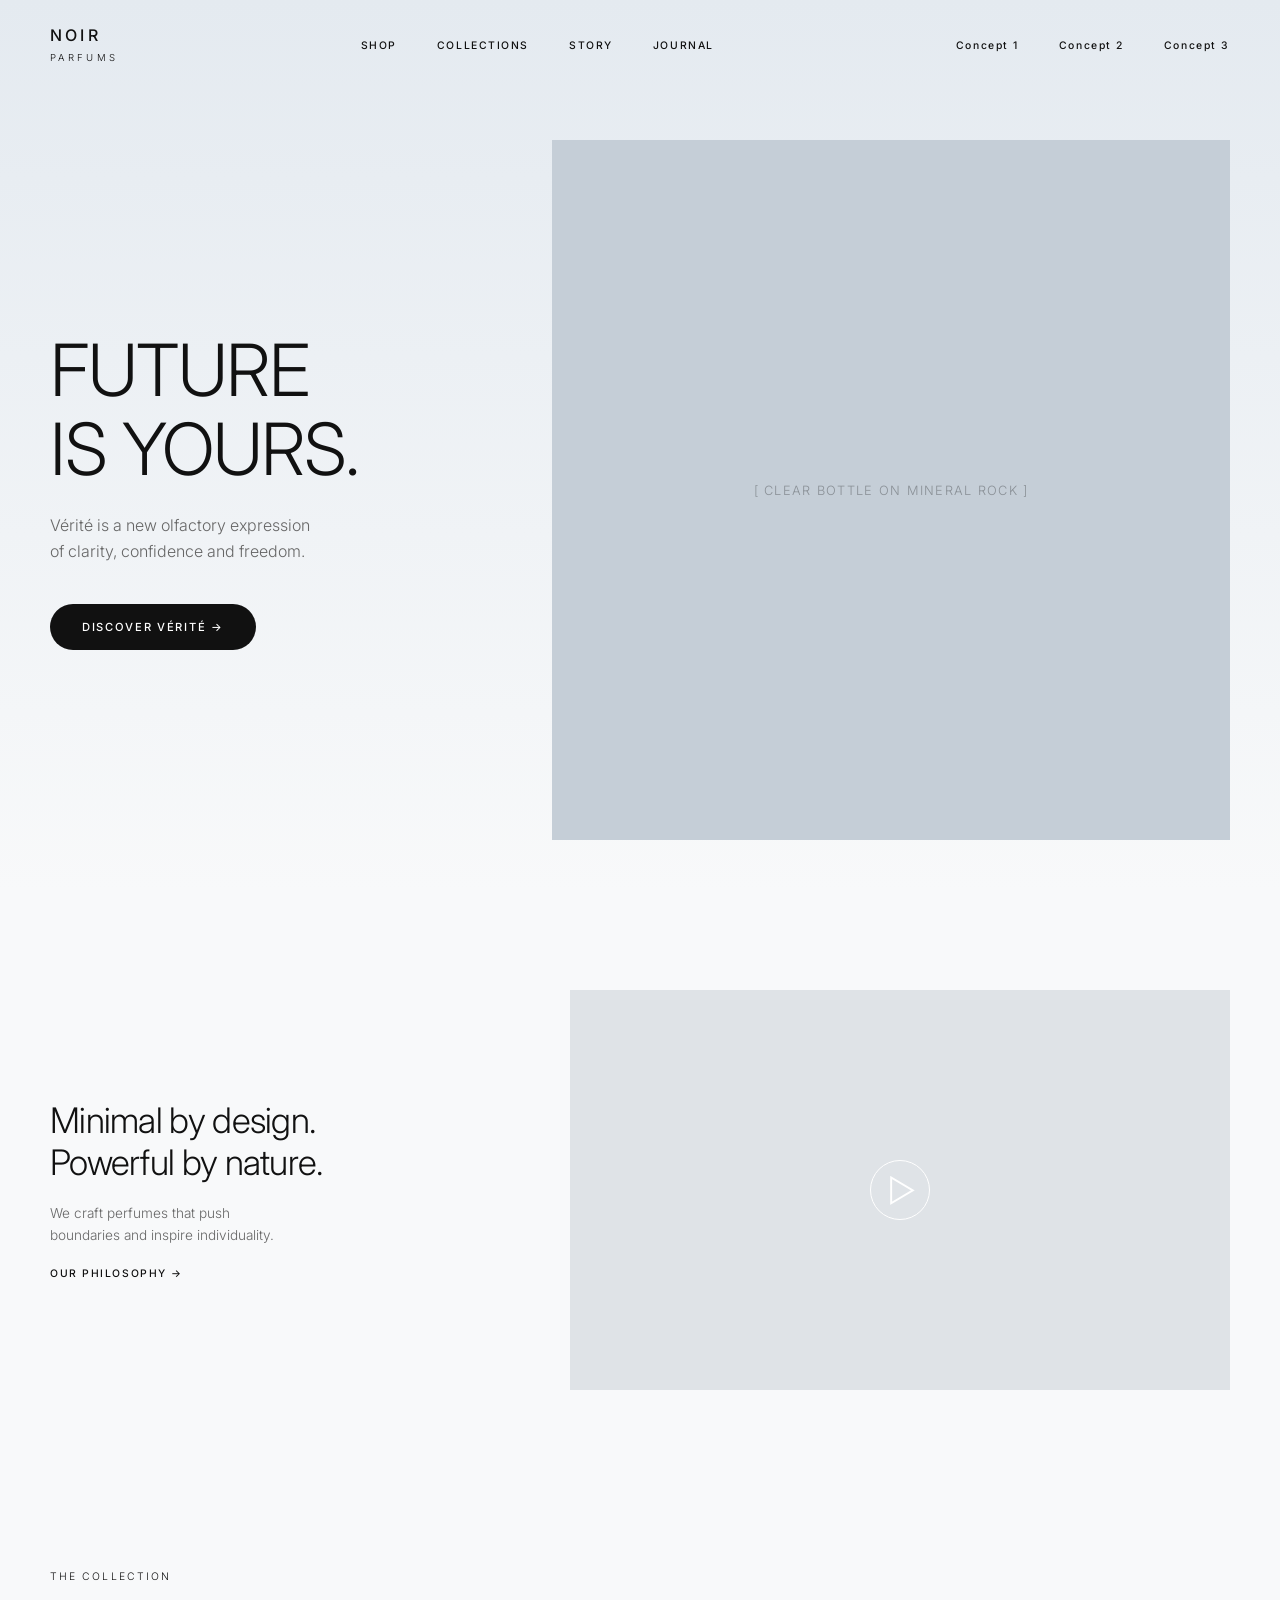
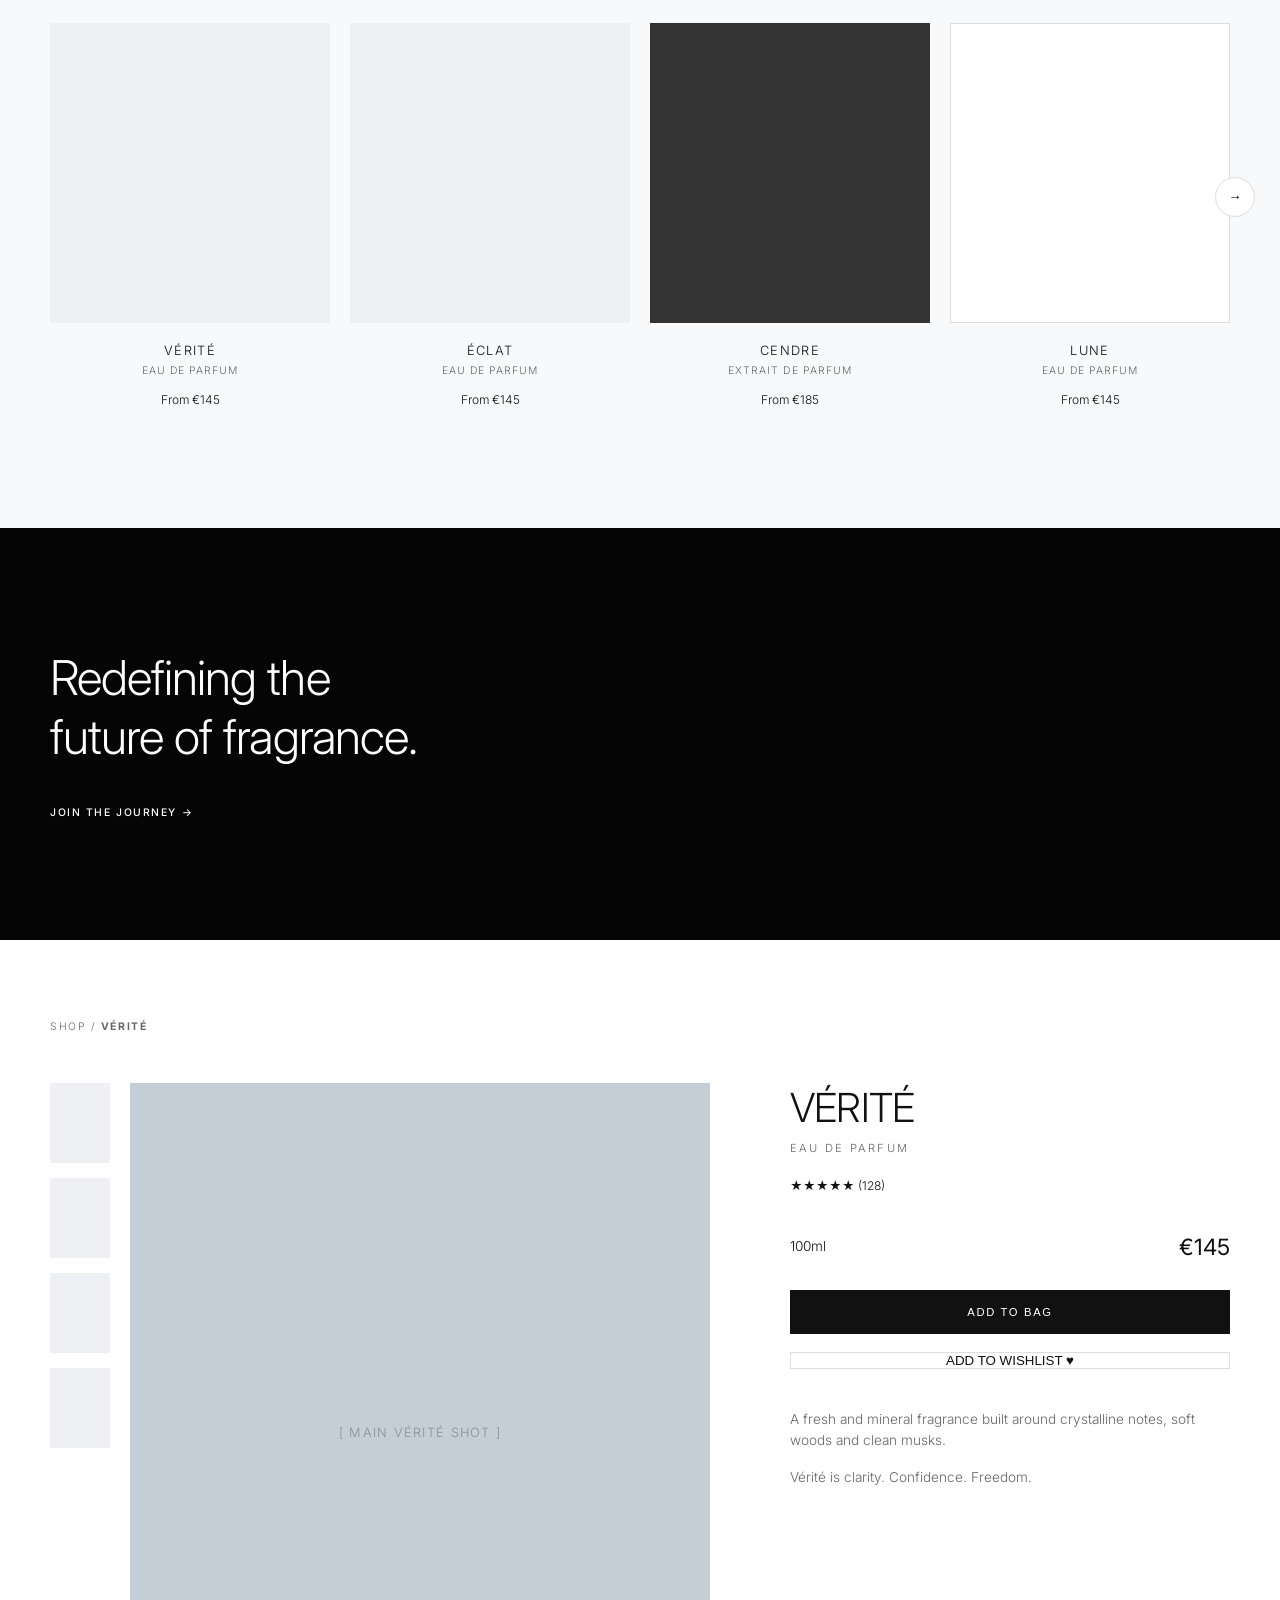
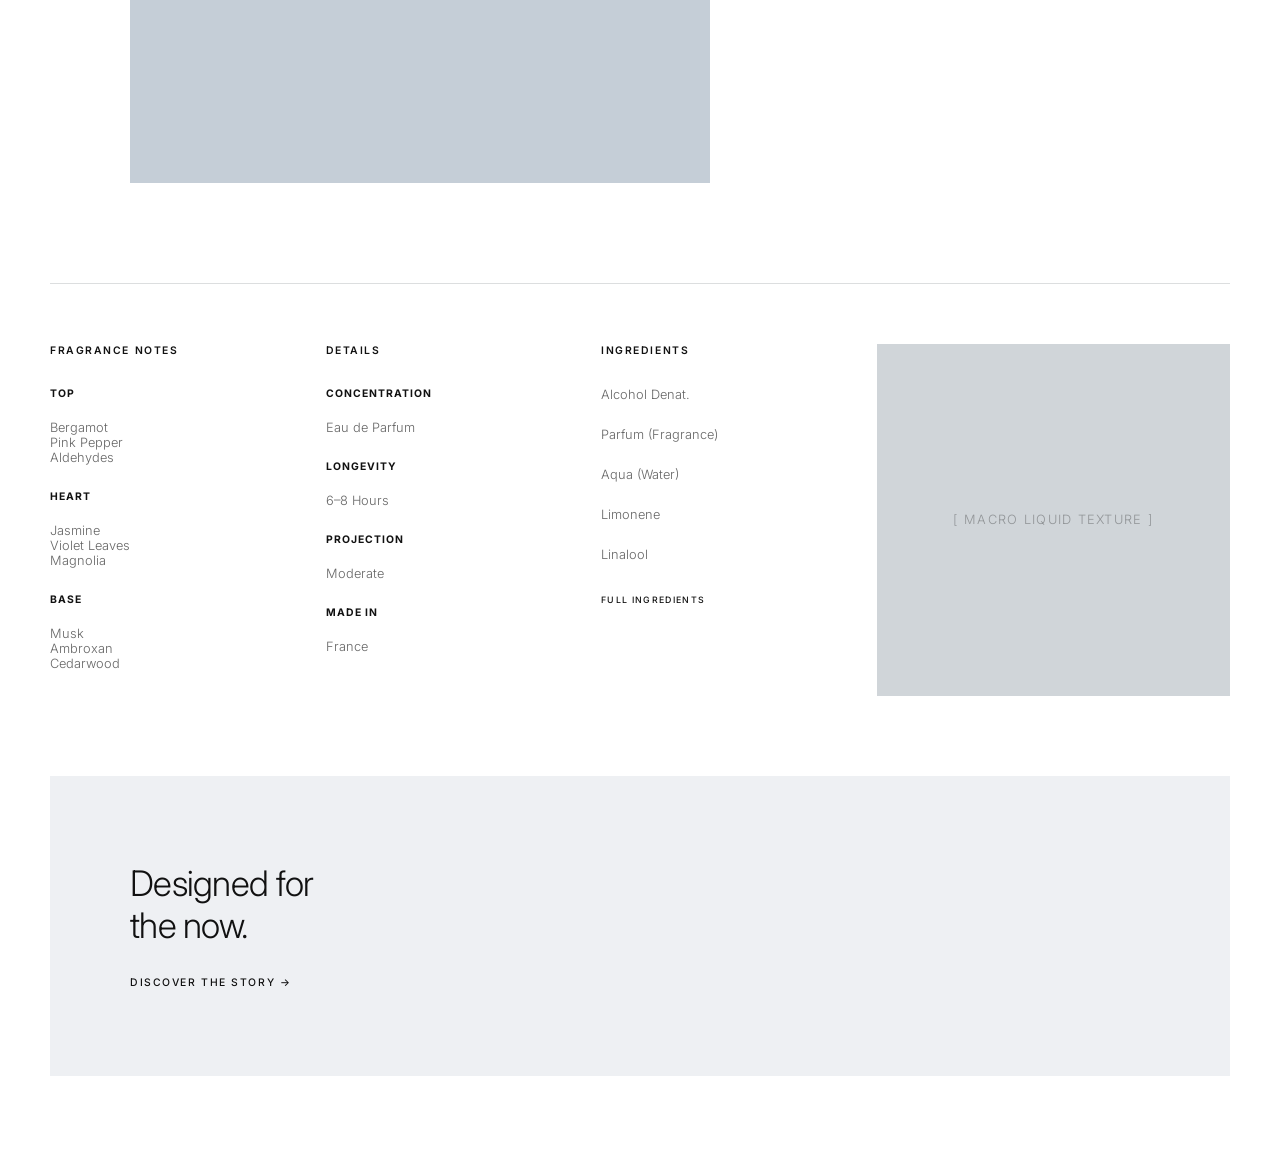
<file: concept2.html>
<!DOCTYPE html>
<html lang="en">
<head>
    <meta charset="UTF-8">
    <meta name="viewport" content="width=device-width, initial-scale=1.0">
    <title>NOIR PARFUMS | Vérité</title>
    <link rel="stylesheet" href="style2.css">
    <!-- Using Inter for a perfectly clean, geometric, modern sans-serif look -->
    <link rel="preconnect" href="https://fonts.googleapis.com">
    <link rel="preconnect" href="https://fonts.gstatic.com" crossorigin>
    <link href="https://fonts.googleapis.com/css2?family=Inter:wght@200;300;400;500;600&display=swap" rel="stylesheet">
</head>
<body>

    <!-- GLOBAL NAVIGATION (Ultra Minimal) -->
    <header class="navbar">
        <div class="nav-brand">
            <a href="#" class="logo">NOIR<br><span>PARFUMS</span></a>
        </div>
        <nav class="nav-links nav-center">
            <a href="#">SHOP</a>
            <a href="#">COLLECTIONS</a>
            <a href="#">STORY</a>
            <a href="#">JOURNAL</a>
        </nav>
        <nav class="nav-links nav-right">
            <a href="index.html">Concept 1</a>
            <a href="concept2.html">Concept 2</a>
            <a href="concept3.html">Concept 3</a>
        </nav>
    </header>

    <main>
        <!-- ==========================================
             PAGE 1: HOMEPAGE / HERO (LEFT SIDE) 
             ========================================== -->
             
        <section class="hero-modern">
            <div class="hero-container">
                <div class="hero-text-content">
                    <h1 class="hero-title">FUTURE<br>IS YOURS.</h1>
                    <p class="hero-desc">Vérité is a new olfactory expression<br>of clarity, confidence and freedom.</p>
                    <a href="#pdp" class="btn btn-pill-dark">DISCOVER VÉRITÉ &rarr;</a>
                </div>
                <div class="hero-image-wrapper">
                    <div class="image-placeholder clear-bottle-bg">
                        <span>[ Clear Bottle on Mineral Rock ]</span>
                    </div>
                </div>
            </div>
        </section>

        <!-- Philosophy Section -->
        <section class="philosophy-minimal">
            <div class="philosophy-container">
                <div class="philosophy-text">
                    <h2>Minimal by design.<br>Powerful by nature.</h2>
                    <p>We craft perfumes that push<br>boundaries and inspire individuality.</p>
                    <a href="#" class="text-link-minimal">OUR PHILOSOPHY &rarr;</a>
                </div>
                <div class="philosophy-video">
                    <div class="image-placeholder video-bg">
                        <span class="play-btn">&#9655;</span>
                    </div>
                </div>
            </div>
        </section>

        <!-- Collection Carousel -->
        <section class="collection-section">
            <h4 class="section-label">THE COLLECTION</h4>
            <div class="collection-grid">
                <div class="product-card">
                    <div class="card-image-placeholder"></div>
                    <h5>VÉRITÉ</h5>
                    <p>EAU DE PARFUM</p>
                    <span>From €145</span>
                </div>
                <div class="product-card">
                    <div class="card-image-placeholder"></div>
                    <h5>ÉCLAT</h5>
                    <p>EAU DE PARFUM</p>
                    <span>From €145</span>
                </div>
                <div class="product-card">
                    <div class="card-image-placeholder dark-bottle"></div>
                    <h5>CENDRE</h5>
                    <p>EXTRAIT DE PARFUM</p>
                    <span>From €185</span>
                </div>
                <div class="product-card">
                    <div class="card-image-placeholder white-bottle"></div>
                    <h5>LUNE</h5>
                    <p>EAU DE PARFUM</p>
                    <span>From €145</span>
                </div>
                <button class="carousel-next">&rarr;</button>
            </div>
        </section>

        <!-- Dark Immersive Banner -->
        <section class="dark-banner">
            <div class="banner-content">
                <h2>Redefining the<br>future of fragrance.</h2>
                <a href="#" class="text-link-minimal white-link">JOIN THE JOURNEY &rarr;</a>
            </div>
        </section>

        <!-- ==========================================
             PAGE 2: PRODUCT DESCRIPTION PAGE (RIGHT SIDE) 
             ========================================== -->
             
        <section id="pdp" class="pdp-modern">
            <div class="breadcrumb">SHOP / <strong>VÉRITÉ</strong></div>
            
            <div class="pdp-container">
                <!-- Gallery -->
                <div class="pdp-gallery">
                    <div class="thumbnails">
                        <div class="thumb active"></div>
                        <div class="thumb"></div>
                        <div class="thumb"></div>
                        <div class="thumb"></div>
                    </div>
                    <div class="main-image">
                        <div class="image-placeholder clear-bottle-bg">
                            <span>[ Main Vérité Shot ]</span>
                        </div>
                    </div>
                </div>

                <!-- Details -->
                <div class="pdp-details">
                    <h1 class="product-title">VÉRITÉ</h1>
                    <p class="product-type">EAU DE PARFUM</p>
                    <div class="product-rating">★★★★★ <span class="rating-count">(128)</span></div>
                    
                    <div class="price-row">
                        <span class="product-size">100ml</span>
                        <span class="product-price">€145</span>
                    </div>

                    <button class="btn btn-solid-dark full-width">ADD TO BAG</button>
                    <button class="btn-outline full-width">ADD TO WISHLIST &hearts;</button>

                    <div class="product-description-text">
                        <p>A fresh and mineral fragrance built around crystalline notes, soft woods and clean musks.</p>
                        <p>Vérité is clarity. Confidence. Freedom.</p>
                    </div>
                </div>
            </div>

            <!-- Specs Grid -->
            <div class="specs-grid-minimal">
                <div class="spec-col">
                    <h3>FRAGRANCE NOTES</h3>
                    <ul class="spec-list tree-list">
                        <li><strong>TOP</strong><br>Bergamot<br>Pink Pepper<br>Aldehydes</li>
                        <li><strong>HEART</strong><br>Jasmine<br>Violet Leaves<br>Magnolia</li>
                        <li><strong>BASE</strong><br>Musk<br>Ambroxan<br>Cedarwood</li>
                    </ul>
                </div>
                <div class="spec-col">
                    <h3>DETAILS</h3>
                    <ul class="spec-list spaced-list">
                        <li><strong>Concentration</strong><br>Eau de Parfum</li>
                        <li><strong>Longevity</strong><br>6–8 Hours</li>
                        <li><strong>Projection</strong><br>Moderate</li>
                        <li><strong>Made In</strong><br>France</li>
                    </ul>
                </div>
                <div class="spec-col">
                    <h3>INGREDIENTS</h3>
                    <ul class="spec-list spaced-list">
                        <li>Alcohol Denat.</li>
                        <li>Parfum (Fragrance)</li>
                        <li>Aqua (Water)</li>
                        <li>Limonene</li>
                        <li>Linalool</li>
                    </ul>
                    <a href="#" class="text-link-minimal sm-link">FULL INGREDIENTS</a>
                </div>
                <div class="spec-col image-col">
                    <div class="image-placeholder macro-bg">
                        <span>[ Macro Liquid Texture ]</span>
                    </div>
                </div>
            </div>
            
            <!-- Secondary Banner -->
            <div class="secondary-banner">
                <div class="sec-banner-text">
                    <h2>Designed for<br>the now.</h2>
                    <a href="#" class="text-link-minimal">DISCOVER THE STORY &rarr;</a>
                </div>
            </div>
        </section>

    </main>
</body>
</html>
</file>
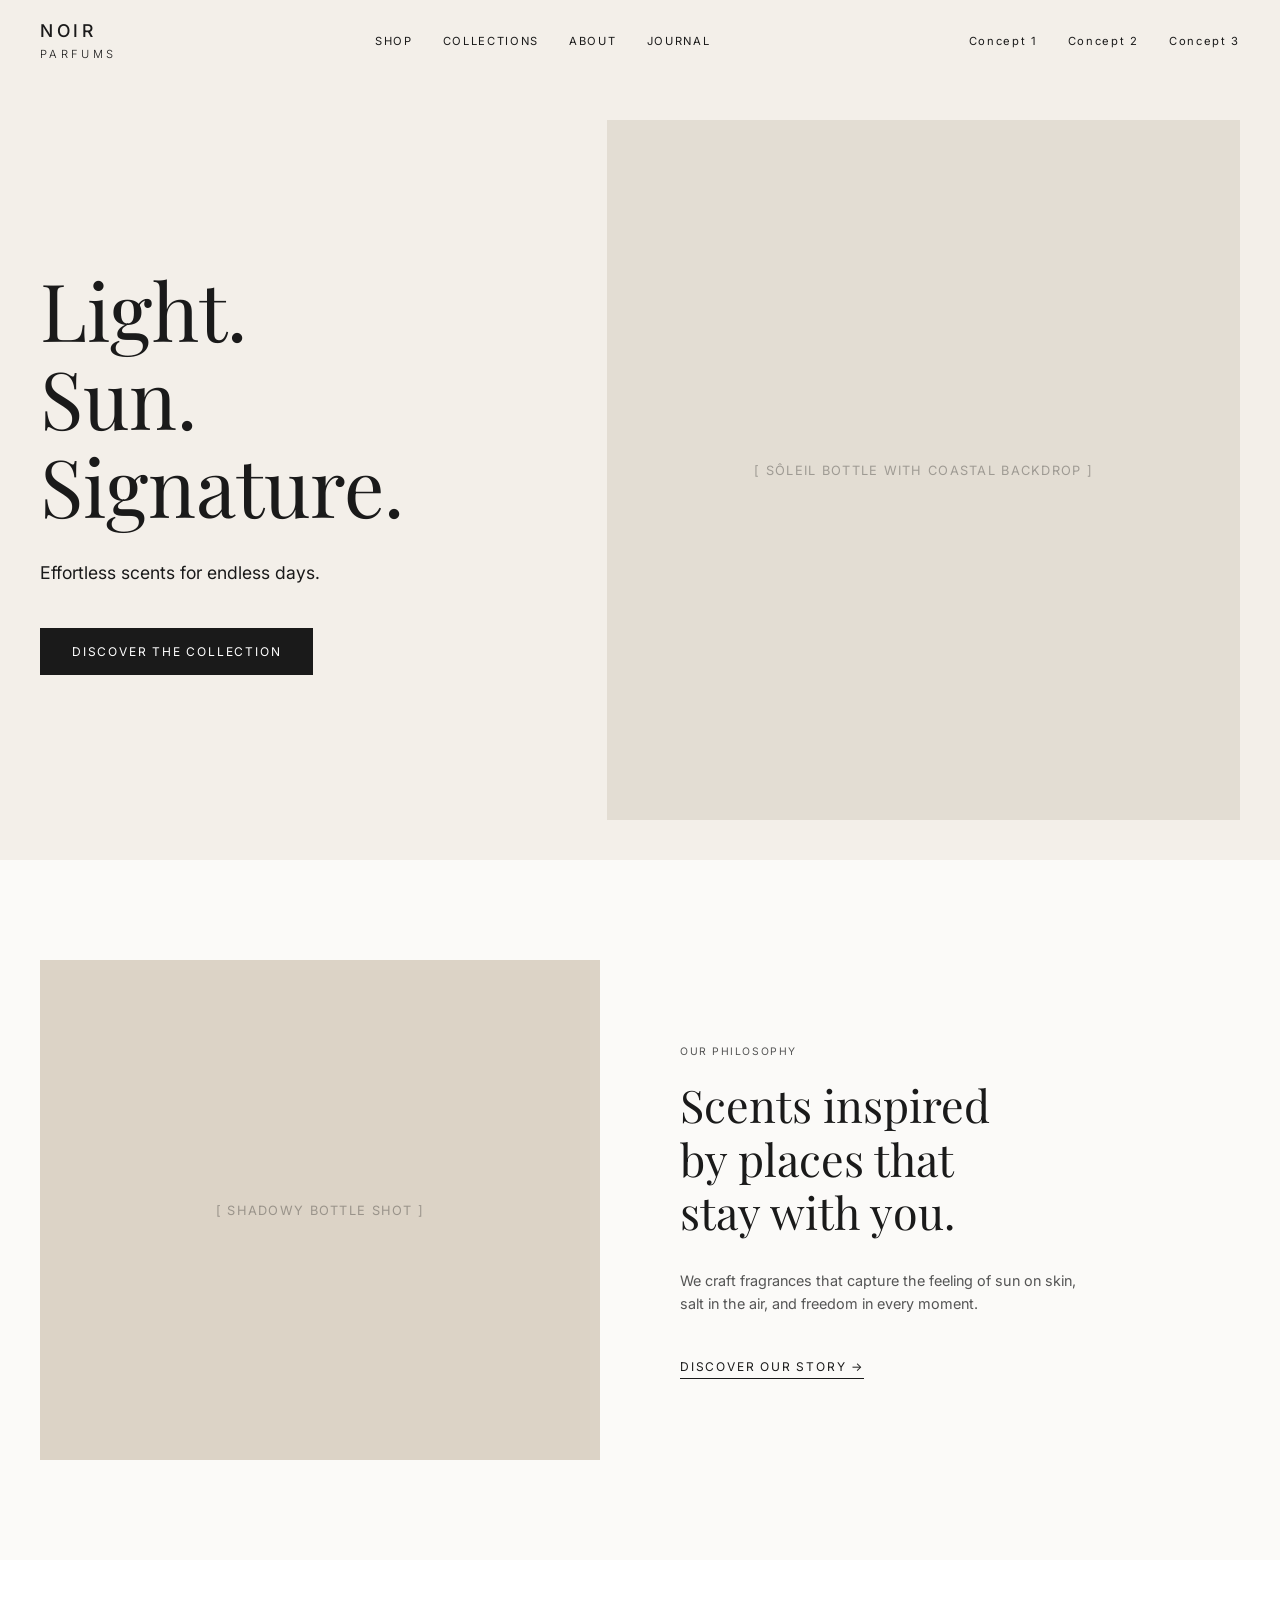
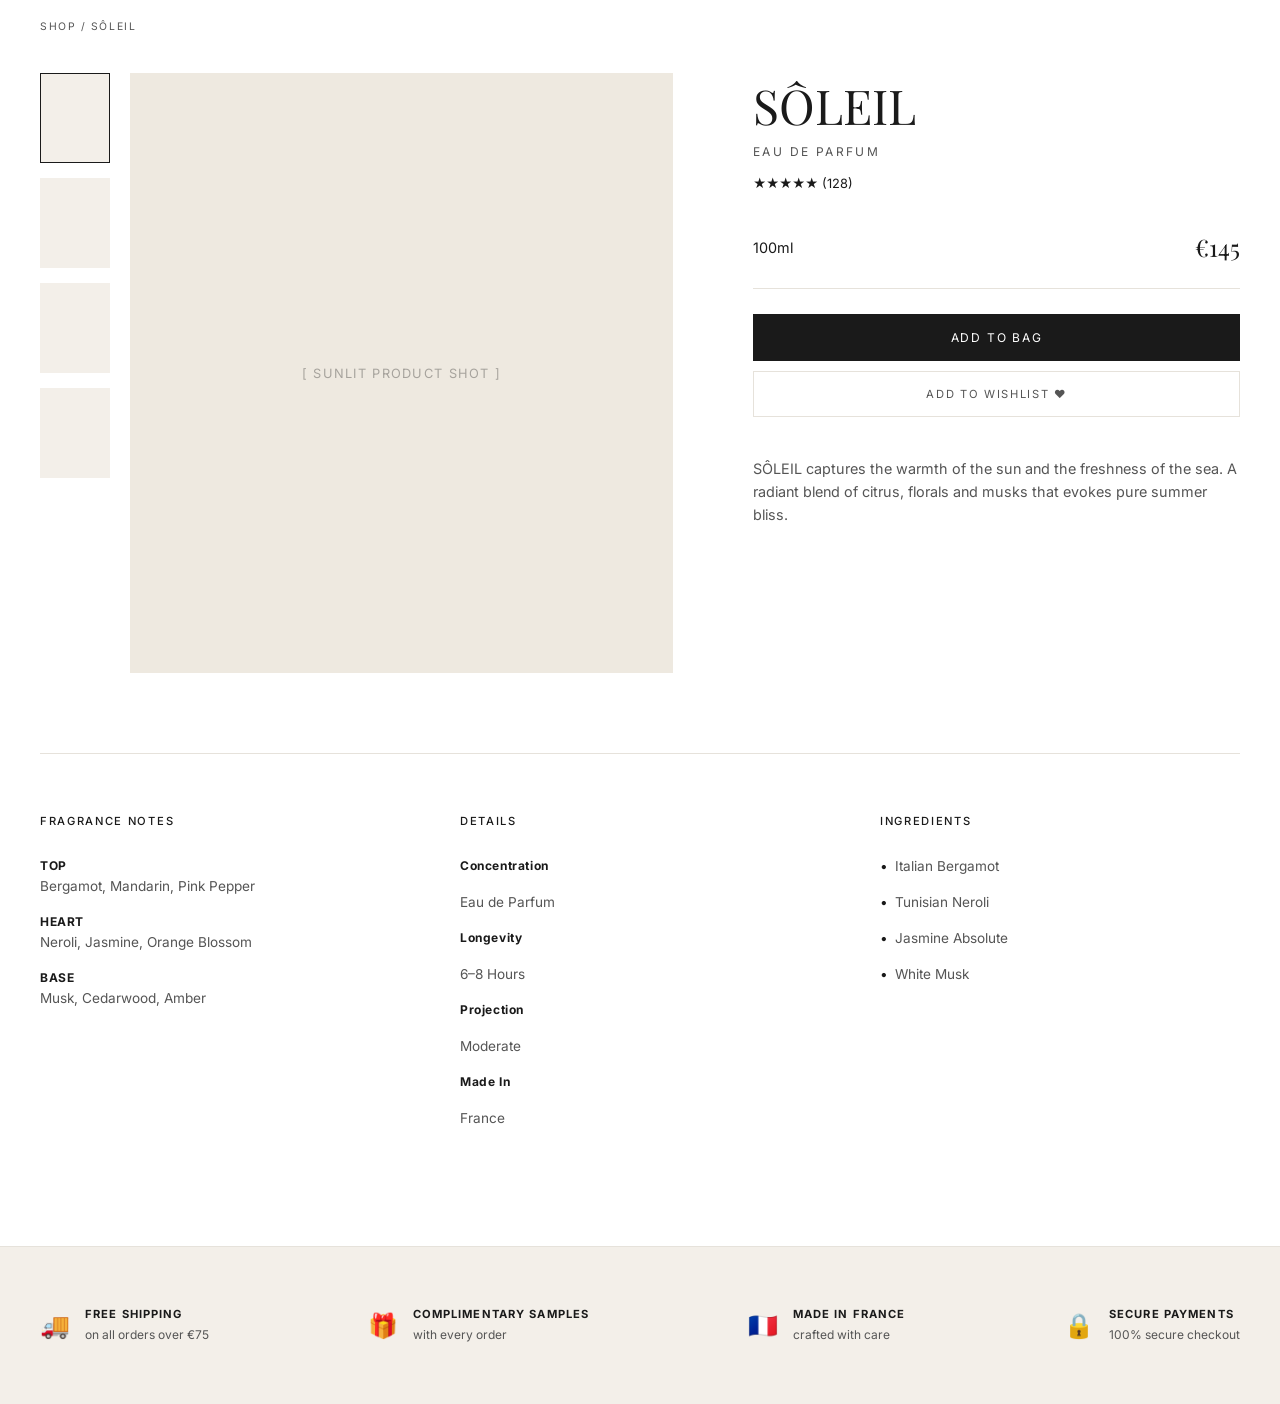
<file: concept3.html>
<!DOCTYPE html>
<html lang="en">
<head>
    <meta charset="UTF-8">
    <meta name="viewport" content="width=device-width, initial-scale=1.0">
    <title>NOIR PARFUMS | Sôleil</title>
    <link rel="stylesheet" href="style3.css">
    <link rel="preconnect" href="https://fonts.googleapis.com">
    <link rel="preconnect" href="https://fonts.gstatic.com" crossorigin>
    <link href="https://fonts.googleapis.com/css2?family=Inter:wght@300;400;500&family=Playfair+Display:ital,wght@0,400;0,500;1,400&display=swap" rel="stylesheet">
</head>
<body>

    <header class="navbar">
        <div class="nav-left">
            <a href="#" class="logo">NOIR<br><span>PARFUMS</span></a>
        </div>
        <div class="nav-center">
            <a href="#" class="nav-link">SHOP</a>
            <a href="#" class="nav-link">COLLECTIONS</a>
            <a href="#" class="nav-link">ABOUT</a>
            <a href="#" class="nav-link">JOURNAL</a>
        </div>
        <div class="nav-right">
            <a href="index.html" class="nav-link">Concept 1</a>
            <a href="concept2.html" class="nav-link">Concept 2</a>
            <a href="concept3.html" class="nav-link">Concept 3</a>
        </div>
    </header>

    <main>
        <section class="hero-light">
            <div class="hero-container">
                <div class="hero-content">
                    <h1 class="hero-title">Light.<br>Sun.<br>Signature.</h1>
                    <p class="hero-desc">Effortless scents for endless days.</p>
                    <a href="#pdp" class="btn btn-solid-dark">DISCOVER THE COLLECTION</a>
                </div>
                <div class="hero-image-wrapper">
                    <div class="image-placeholder coastal-bg">
                        <span>[ Sôleil Bottle with Coastal Backdrop ]</span>
                    </div>
                </div>
            </div>
        </section>

        <section class="philosophy-section">
            <div class="split-container">
                <div class="split-image">
                    <div class="image-placeholder sand-bg"><span>[ Shadowy Bottle Shot ]</span></div>
                </div>
                <div class="split-text">
                    <span class="section-tag">OUR PHILOSOPHY</span>
                    <h2>Scents inspired<br>by places that<br>stay with you.</h2>
                    <p>We craft fragrances that capture the feeling of sun on skin, salt in the air, and freedom in every moment.</p>
                    <a href="#" class="text-link">DISCOVER OUR STORY &rarr;</a>
                </div>
            </div>
        </section>

        <section id="pdp" class="pdp-section">
            <div class="breadcrumb">SHOP / SÔLEIL</div>
            
            <div class="pdp-container">
                <div class="pdp-gallery">
                    <div class="thumbnails">
                        <div class="thumb active"></div>
                        <div class="thumb"></div>
                        <div class="thumb"></div>
                        <div class="thumb"></div>
                    </div>
                    <div class="main-image">
                        <div class="image-placeholder sunlit-bg">
                            <span>[ Sunlit Product Shot ]</span>
                        </div>
                    </div>
                </div>

                <div class="pdp-details">
                    <h1 class="product-title">SÔLEIL</h1>
                    <p class="product-type">EAU DE PARFUM</p>
                    <div class="product-rating">★★★★★ <span class="rating-count">(128)</span></div>
                    
                    <div class="price-row">
                        <span class="product-size">100ml</span>
                        <span class="product-price">€145</span>
                    </div>

                    <button class="btn btn-solid-dark full-width">ADD TO BAG</button>
                    <button class="btn-wishlist">ADD TO WISHLIST &hearts;</button>

                    <div class="product-description-text">
                        <p>SÔLEIL captures the warmth of the sun and the freshness of the sea. A radiant blend of citrus, florals and musks that evokes pure summer bliss.</p>
                    </div>
                </div>
            </div>

            <div class="specs-grid">
                <div class="spec-col">
                    <h3>FRAGRANCE NOTES</h3>
                    <ul class="spec-list tree-list">
                        <li><strong>TOP</strong> Bergamot, Mandarin, Pink Pepper</li>
                        <li><strong>HEART</strong> Neroli, Jasmine, Orange Blossom</li>
                        <li><strong>BASE</strong> Musk, Cedarwood, Amber</li>
                    </ul>
                </div>
                <div class="spec-col">
                    <h3>DETAILS</h3>
                    <ul class="spec-list">
                        <li><strong>Concentration</strong><br>Eau de Parfum</li>
                        <li><strong>Longevity</strong><br>6–8 Hours</li>
                        <li><strong>Projection</strong><br>Moderate</li>
                        <li><strong>Made In</strong><br>France</li>
                    </ul>
                </div>
                <div class="spec-col">
                    <h3>INGREDIENTS</h3>
                    <ul class="spec-list bulleted">
                        <li>Italian Bergamot</li>
                        <li>Tunisian Neroli</li>
                        <li>Jasmine Absolute</li>
                        <li>White Musk</li>
                    </ul>
                </div>
            </div>
        </section>

    </main>

    <footer class="value-footer">
        <div class="value-props">
            <div class="prop-item">
                <span class="prop-icon">🚚</span>
                <div>
                    <strong>FREE SHIPPING</strong>
                    <p>on all orders over €75</p>
                </div>
            </div>
            <div class="prop-item">
                <span class="prop-icon">🎁</span>
                <div>
                    <strong>COMPLIMENTARY SAMPLES</strong>
                    <p>with every order</p>
                </div>
            </div>
            <div class="prop-item">
                <span class="prop-icon">🇫🇷</span>
                <div>
                    <strong>MADE IN FRANCE</strong>
                    <p>crafted with care</p>
                </div>
            </div>
            <div class="prop-item">
                <span class="prop-icon">🔒</span>
                <div>
                    <strong>SECURE PAYMENTS</strong>
                    <p>100% secure checkout</p>
                </div>
            </div>
        </div>
    </footer>

</body>
</html>
</file>
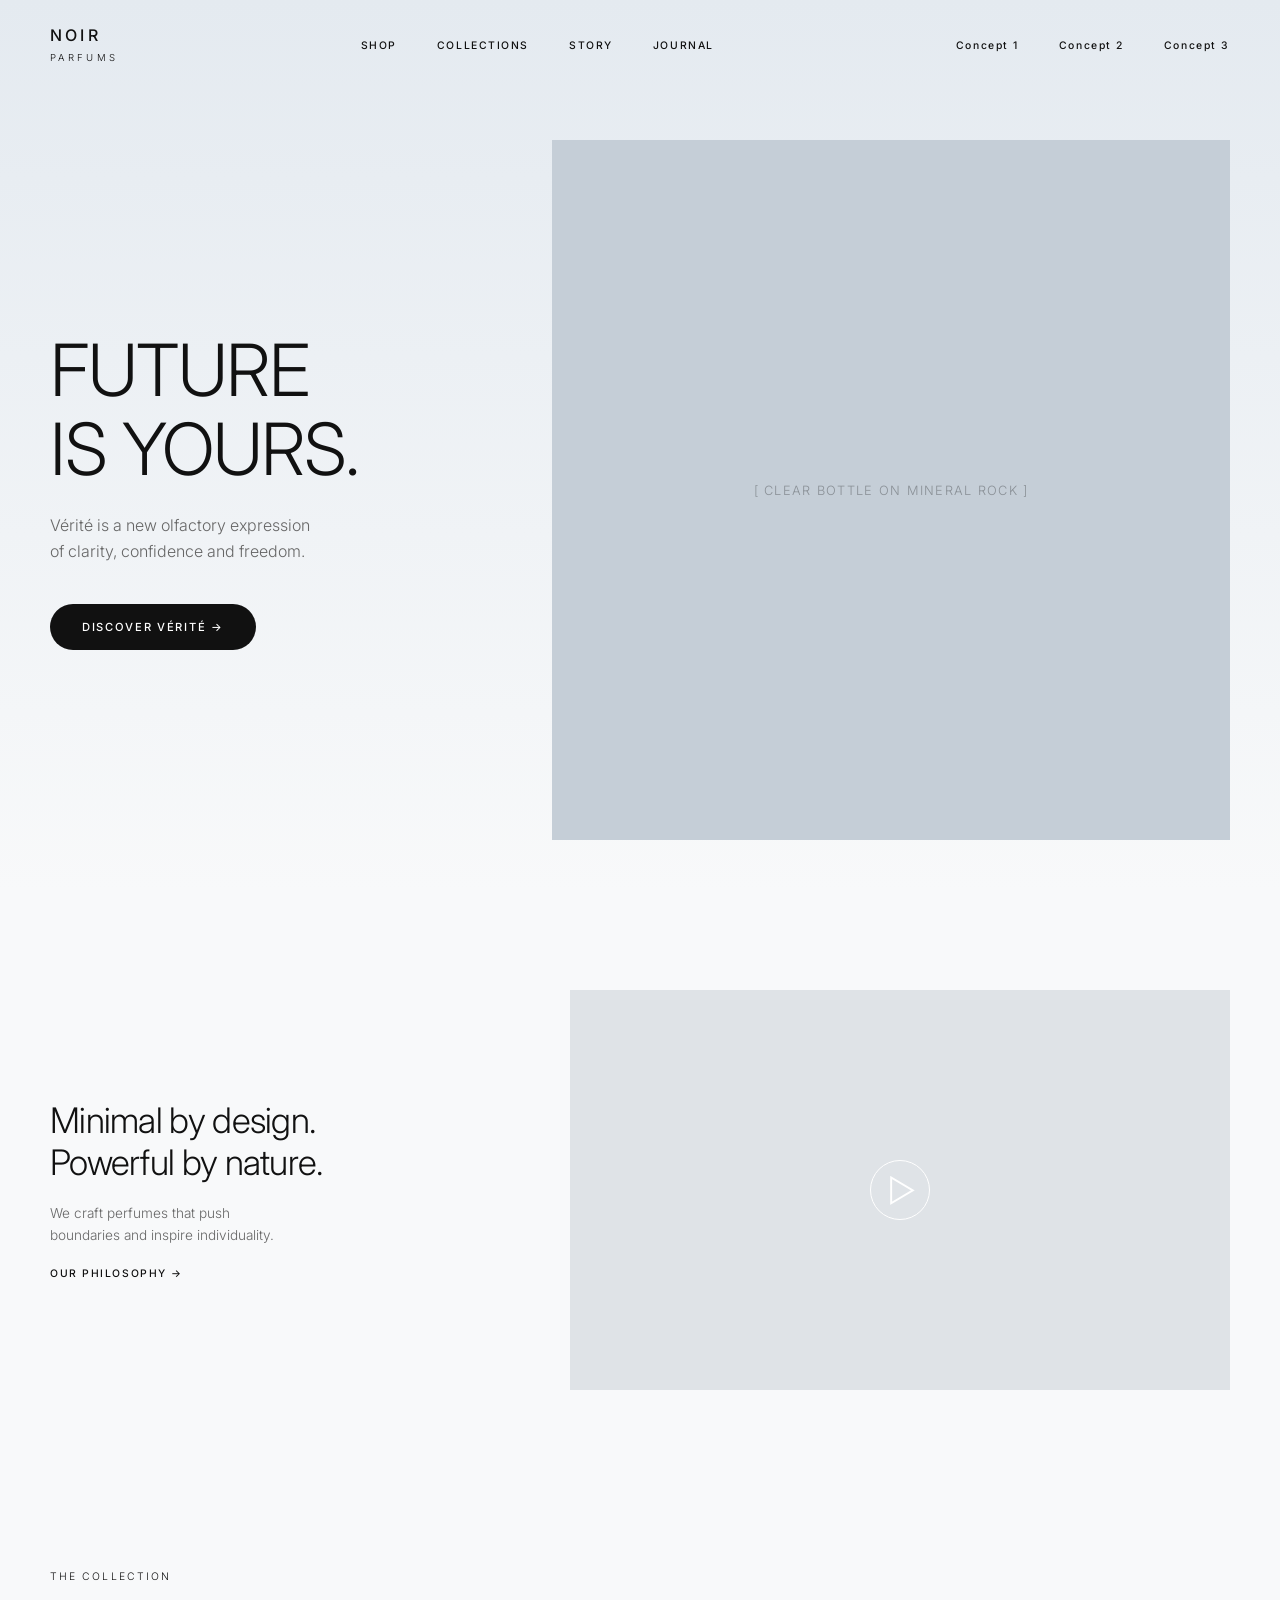
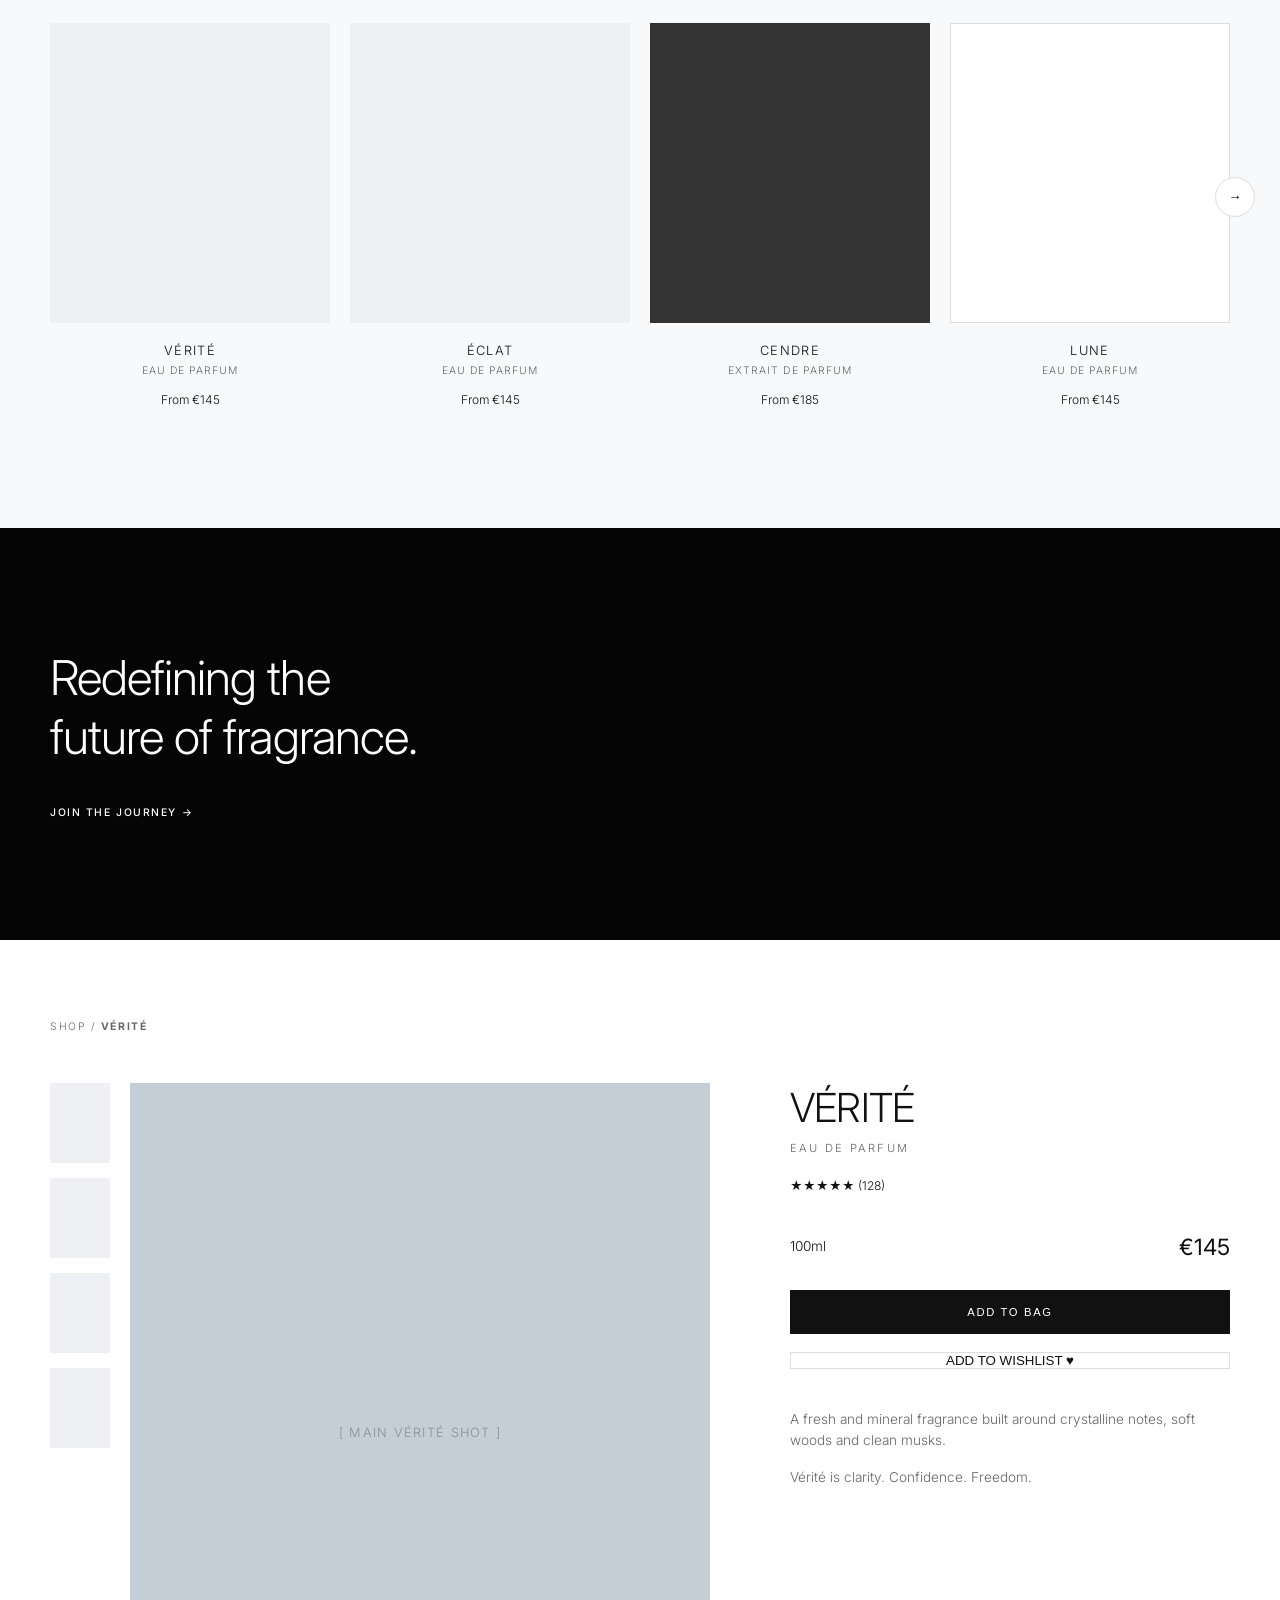
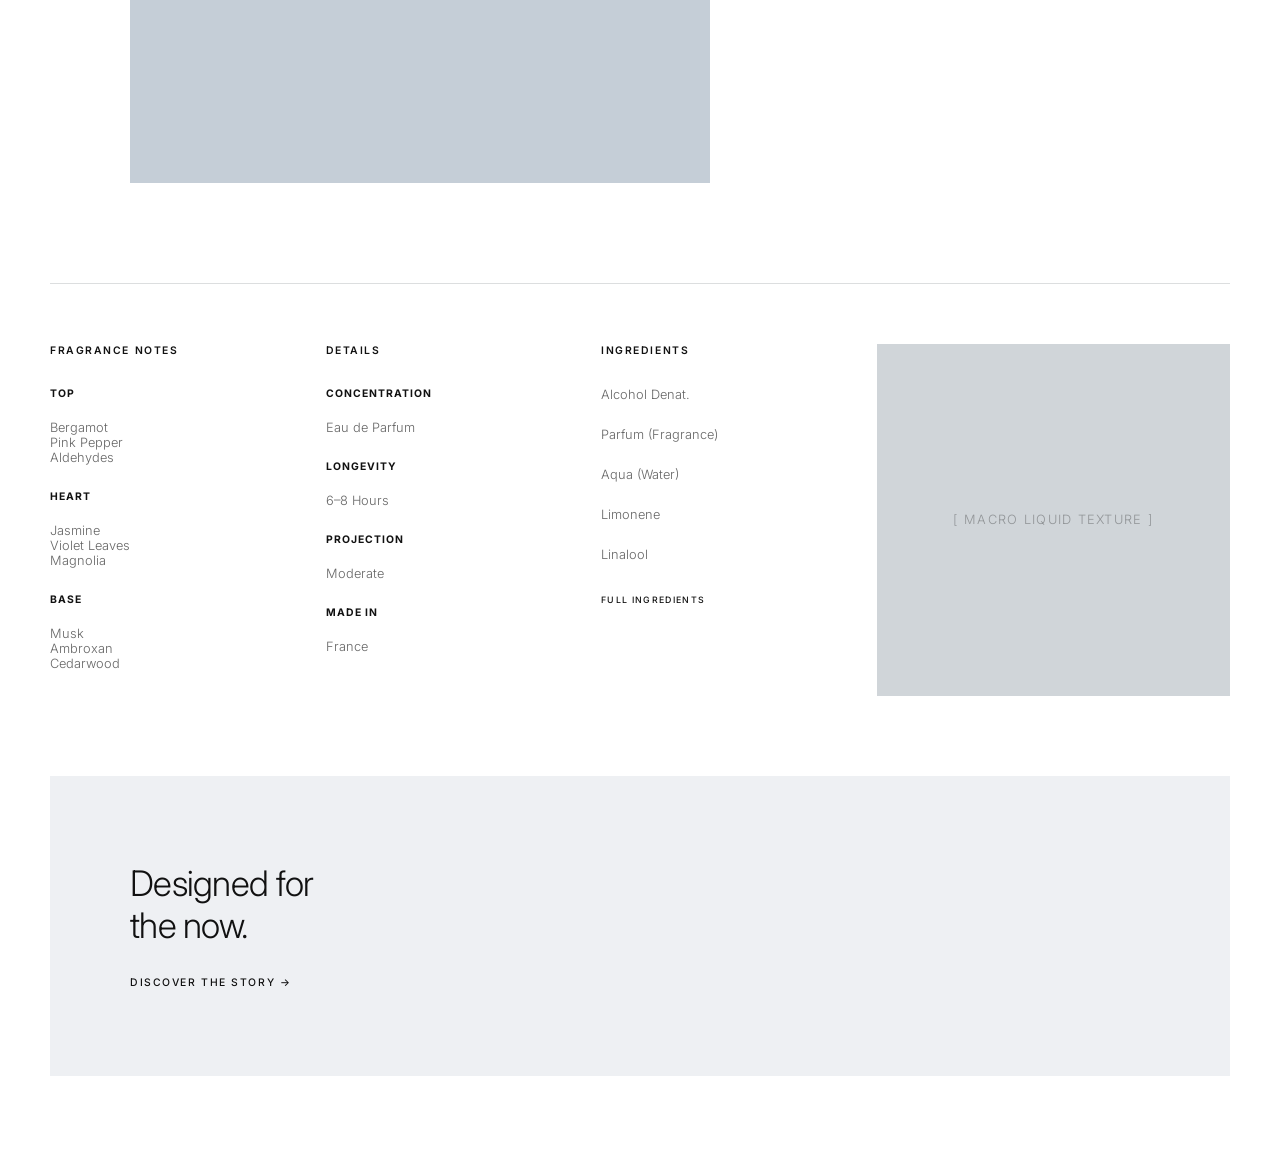
<file: index2.html>
<!DOCTYPE html>
<html lang="en">
<head>
    <meta charset="UTF-8">
    <meta name="viewport" content="width=device-width, initial-scale=1.0">
    <title>NOIR PARFUMS | Vérité</title>
    <link rel="stylesheet" href="style2.css">
    <!-- Using Inter for a perfectly clean, geometric, modern sans-serif look -->
    <link rel="preconnect" href="https://fonts.googleapis.com">
    <link rel="preconnect" href="https://fonts.gstatic.com" crossorigin>
    <link href="https://fonts.googleapis.com/css2?family=Inter:wght@200;300;400;500;600&display=swap" rel="stylesheet">
</head>
<body>

    <!-- GLOBAL NAVIGATION (Ultra Minimal) -->
    <header class="navbar">
        <div class="nav-brand">
            <a href="#" class="logo">NOIR<br><span>PARFUMS</span></a>
        </div>
        <nav class="nav-links nav-center">
            <a href="#">SHOP</a>
            <a href="#">COLLECTIONS</a>
            <a href="#">STORY</a>
            <a href="#">JOURNAL</a>
        </nav>
        <nav class="nav-links nav-right">
            <a href="index.html">Concept 1</a>
            <a href="index2.html">Concept 2</a>
            <a href="index3.html">Concept 3</a>
        </nav>
    </header>

    <main>
        <!-- ==========================================
             PAGE 1: HOMEPAGE / HERO (LEFT SIDE) 
             ========================================== -->
             
        <section class="hero-modern">
            <div class="hero-container">
                <div class="hero-text-content">
                    <h1 class="hero-title">FUTURE<br>IS YOURS.</h1>
                    <p class="hero-desc">Vérité is a new olfactory expression<br>of clarity, confidence and freedom.</p>
                    <a href="#pdp" class="btn btn-pill-dark">DISCOVER VÉRITÉ &rarr;</a>
                </div>
                <div class="hero-image-wrapper">
                    <div class="image-placeholder clear-bottle-bg">
                        <span>[ Clear Bottle on Mineral Rock ]</span>
                    </div>
                </div>
            </div>
        </section>

        <!-- Philosophy Section -->
        <section class="philosophy-minimal">
            <div class="philosophy-container">
                <div class="philosophy-text">
                    <h2>Minimal by design.<br>Powerful by nature.</h2>
                    <p>We craft perfumes that push<br>boundaries and inspire individuality.</p>
                    <a href="#" class="text-link-minimal">OUR PHILOSOPHY &rarr;</a>
                </div>
                <div class="philosophy-video">
                    <div class="image-placeholder video-bg">
                        <span class="play-btn">&#9655;</span>
                    </div>
                </div>
            </div>
        </section>

        <!-- Collection Carousel -->
        <section class="collection-section">
            <h4 class="section-label">THE COLLECTION</h4>
            <div class="collection-grid">
                <div class="product-card">
                    <div class="card-image-placeholder"></div>
                    <h5>VÉRITÉ</h5>
                    <p>EAU DE PARFUM</p>
                    <span>From €145</span>
                </div>
                <div class="product-card">
                    <div class="card-image-placeholder"></div>
                    <h5>ÉCLAT</h5>
                    <p>EAU DE PARFUM</p>
                    <span>From €145</span>
                </div>
                <div class="product-card">
                    <div class="card-image-placeholder dark-bottle"></div>
                    <h5>CENDRE</h5>
                    <p>EXTRAIT DE PARFUM</p>
                    <span>From €185</span>
                </div>
                <div class="product-card">
                    <div class="card-image-placeholder white-bottle"></div>
                    <h5>LUNE</h5>
                    <p>EAU DE PARFUM</p>
                    <span>From €145</span>
                </div>
                <button class="carousel-next">&rarr;</button>
            </div>
        </section>

        <!-- Dark Immersive Banner -->
        <section class="dark-banner">
            <div class="banner-content">
                <h2>Redefining the<br>future of fragrance.</h2>
                <a href="#" class="text-link-minimal white-link">JOIN THE JOURNEY &rarr;</a>
            </div>
        </section>

        <!-- ==========================================
             PAGE 2: PRODUCT DESCRIPTION PAGE (RIGHT SIDE) 
             ========================================== -->
             
        <section id="pdp" class="pdp-modern">
            <div class="breadcrumb">SHOP / <strong>VÉRITÉ</strong></div>
            
            <div class="pdp-container">
                <!-- Gallery -->
                <div class="pdp-gallery">
                    <div class="thumbnails">
                        <div class="thumb active"></div>
                        <div class="thumb"></div>
                        <div class="thumb"></div>
                        <div class="thumb"></div>
                    </div>
                    <div class="main-image">
                        <div class="image-placeholder clear-bottle-bg">
                            <span>[ Main Vérité Shot ]</span>
                        </div>
                    </div>
                </div>

                <!-- Details -->
                <div class="pdp-details">
                    <h1 class="product-title">VÉRITÉ</h1>
                    <p class="product-type">EAU DE PARFUM</p>
                    <div class="product-rating">★★★★★ <span class="rating-count">(128)</span></div>
                    
                    <div class="price-row">
                        <span class="product-size">100ml</span>
                        <span class="product-price">€145</span>
                    </div>

                    <button class="btn btn-solid-dark full-width">ADD TO BAG</button>
                    <button class="btn-outline full-width">ADD TO WISHLIST &hearts;</button>

                    <div class="product-description-text">
                        <p>A fresh and mineral fragrance built around crystalline notes, soft woods and clean musks.</p>
                        <p>Vérité is clarity. Confidence. Freedom.</p>
                    </div>
                </div>
            </div>

            <!-- Specs Grid -->
            <div class="specs-grid-minimal">
                <div class="spec-col">
                    <h3>FRAGRANCE NOTES</h3>
                    <ul class="spec-list tree-list">
                        <li><strong>TOP</strong><br>Bergamot<br>Pink Pepper<br>Aldehydes</li>
                        <li><strong>HEART</strong><br>Jasmine<br>Violet Leaves<br>Magnolia</li>
                        <li><strong>BASE</strong><br>Musk<br>Ambroxan<br>Cedarwood</li>
                    </ul>
                </div>
                <div class="spec-col">
                    <h3>DETAILS</h3>
                    <ul class="spec-list spaced-list">
                        <li><strong>Concentration</strong><br>Eau de Parfum</li>
                        <li><strong>Longevity</strong><br>6–8 Hours</li>
                        <li><strong>Projection</strong><br>Moderate</li>
                        <li><strong>Made In</strong><br>France</li>
                    </ul>
                </div>
                <div class="spec-col">
                    <h3>INGREDIENTS</h3>
                    <ul class="spec-list spaced-list">
                        <li>Alcohol Denat.</li>
                        <li>Parfum (Fragrance)</li>
                        <li>Aqua (Water)</li>
                        <li>Limonene</li>
                        <li>Linalool</li>
                    </ul>
                    <a href="#" class="text-link-minimal sm-link">FULL INGREDIENTS</a>
                </div>
                <div class="spec-col image-col">
                    <div class="image-placeholder macro-bg">
                        <span>[ Macro Liquid Texture ]</span>
                    </div>
                </div>
            </div>
            
            <!-- Secondary Banner -->
            <div class="secondary-banner">
                <div class="sec-banner-text">
                    <h2>Designed for<br>the now.</h2>
                    <a href="#" class="text-link-minimal">DISCOVER THE STORY &rarr;</a>
                </div>
            </div>
        </section>

    </main>
</body>
</html>
</file>
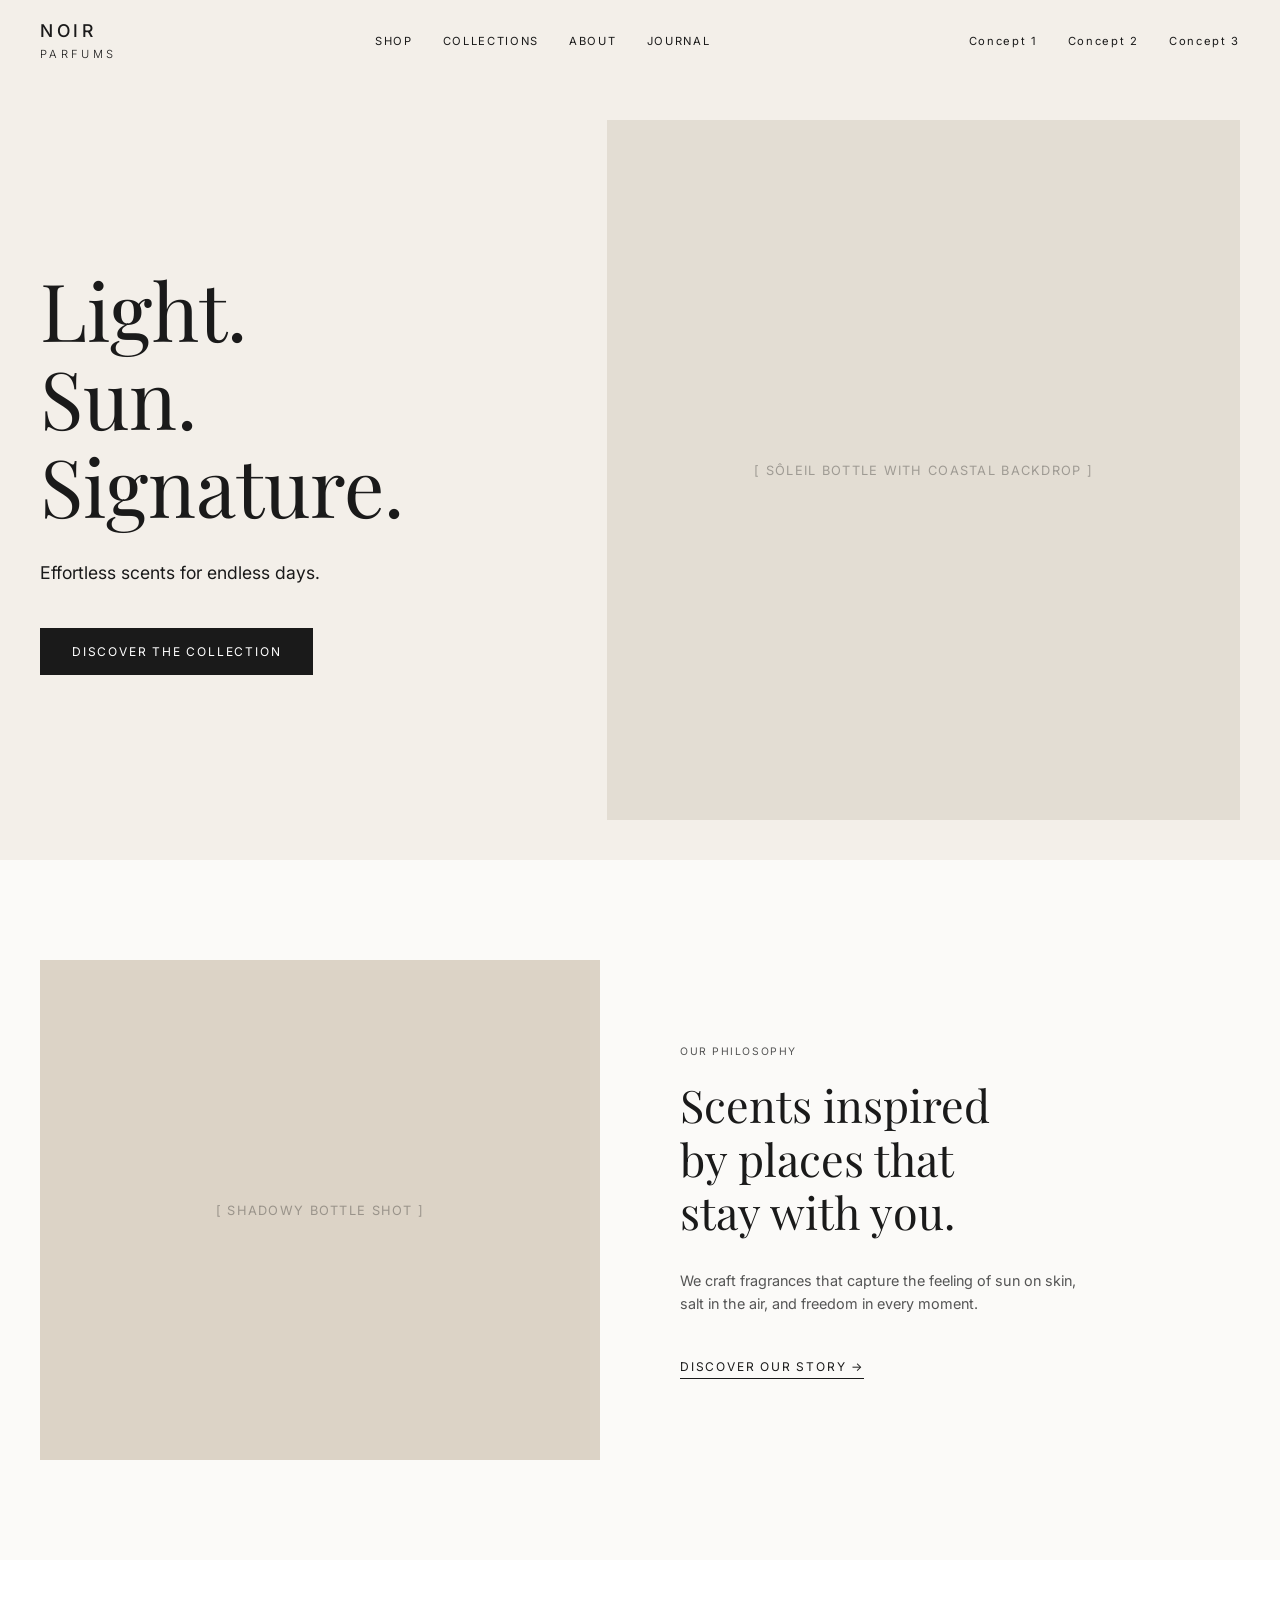
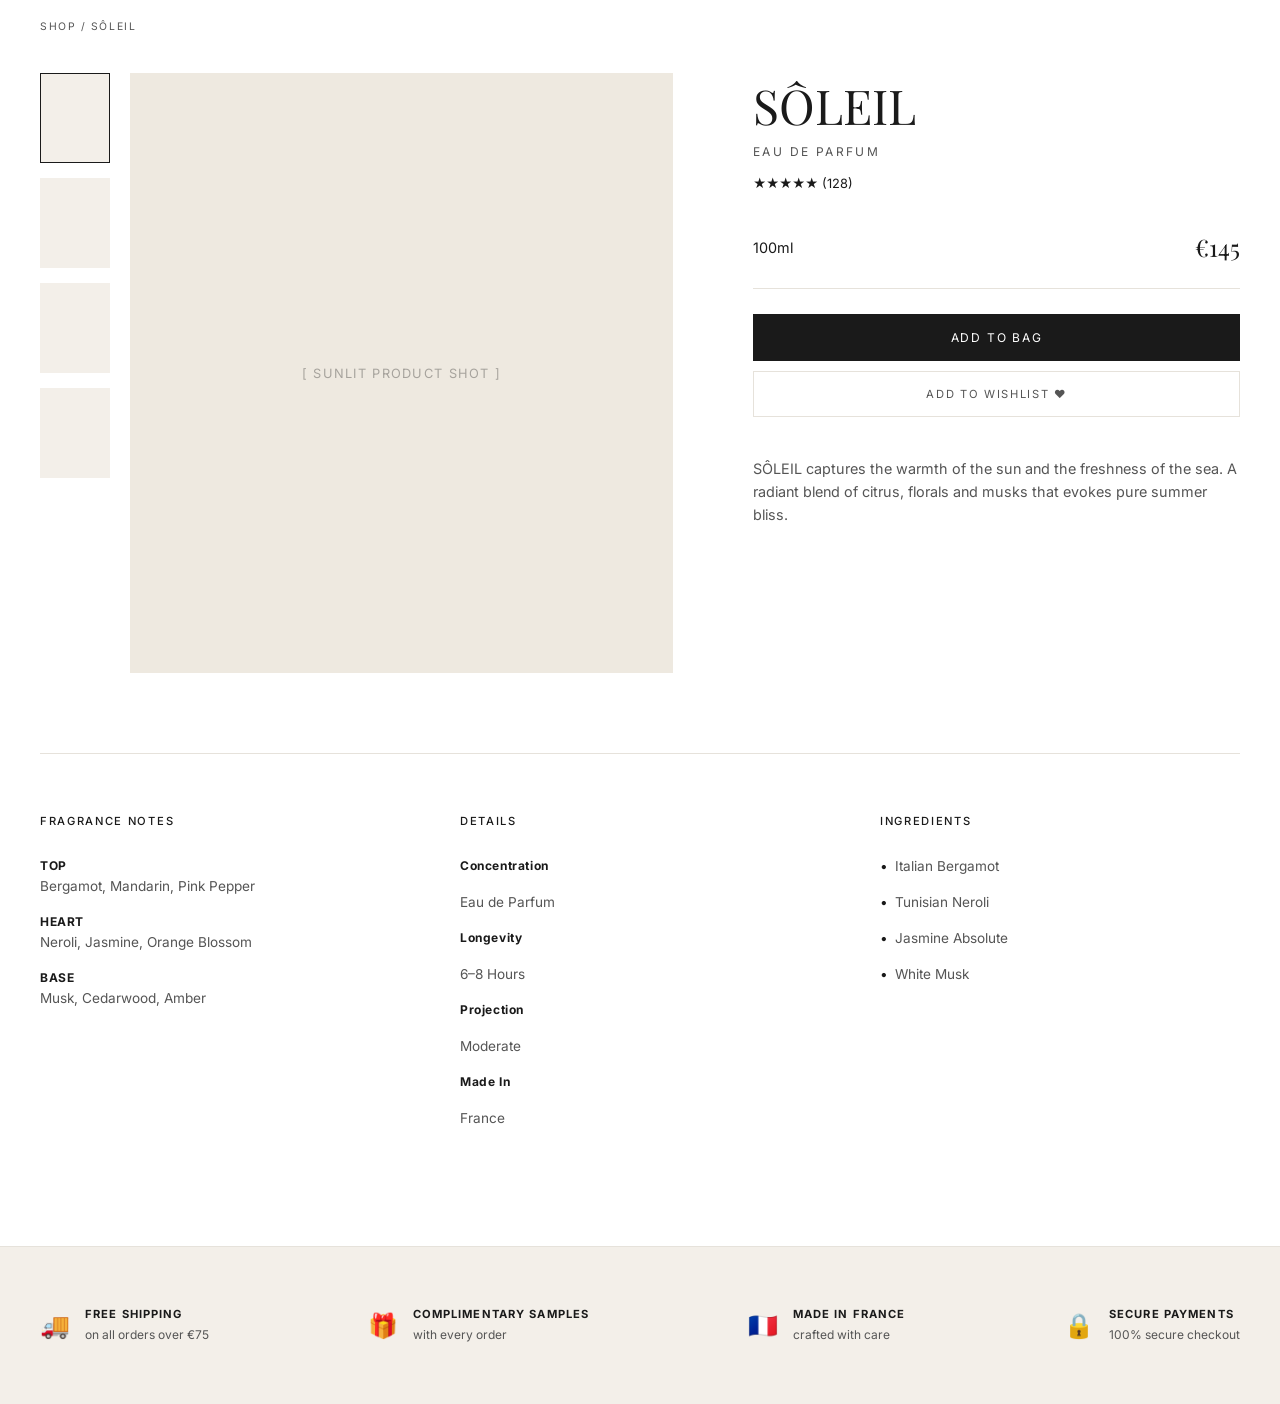
<file: index3.html>
<!DOCTYPE html>
<html lang="en">
<head>
    <meta charset="UTF-8">
    <meta name="viewport" content="width=device-width, initial-scale=1.0">
    <title>NOIR PARFUMS | Sôleil</title>
    <link rel="stylesheet" href="style3.css">
    <link rel="preconnect" href="https://fonts.googleapis.com">
    <link rel="preconnect" href="https://fonts.gstatic.com" crossorigin>
    <link href="https://fonts.googleapis.com/css2?family=Inter:wght@300;400;500&family=Playfair+Display:ital,wght@0,400;0,500;1,400&display=swap" rel="stylesheet">
</head>
<body>

    <header class="navbar">
        <div class="nav-left">
            <a href="#" class="logo">NOIR<br><span>PARFUMS</span></a>
        </div>
        <div class="nav-center">
            <a href="#" class="nav-link">SHOP</a>
            <a href="#" class="nav-link">COLLECTIONS</a>
            <a href="#" class="nav-link">ABOUT</a>
            <a href="#" class="nav-link">JOURNAL</a>
        </div>
        <div class="nav-right">
            <a href="index.html" class="nav-link">Concept 1</a>
            <a href="index2.html" class="nav-link">Concept 2</a>
            <a href="index3.html" class="nav-link">Concept 3</a>
        </div>
    </header>

    <main>
        <section class="hero-light">
            <div class="hero-container">
                <div class="hero-content">
                    <h1 class="hero-title">Light.<br>Sun.<br>Signature.</h1>
                    <p class="hero-desc">Effortless scents for endless days.</p>
                    <a href="#pdp" class="btn btn-solid-dark">DISCOVER THE COLLECTION</a>
                </div>
                <div class="hero-image-wrapper">
                    <div class="image-placeholder coastal-bg">
                        <span>[ Sôleil Bottle with Coastal Backdrop ]</span>
                    </div>
                </div>
            </div>
        </section>

        <section class="philosophy-section">
            <div class="split-container">
                <div class="split-image">
                    <div class="image-placeholder sand-bg"><span>[ Shadowy Bottle Shot ]</span></div>
                </div>
                <div class="split-text">
                    <span class="section-tag">OUR PHILOSOPHY</span>
                    <h2>Scents inspired<br>by places that<br>stay with you.</h2>
                    <p>We craft fragrances that capture the feeling of sun on skin, salt in the air, and freedom in every moment.</p>
                    <a href="#" class="text-link">DISCOVER OUR STORY &rarr;</a>
                </div>
            </div>
        </section>

        <section id="pdp" class="pdp-section">
            <div class="breadcrumb">SHOP / SÔLEIL</div>
            
            <div class="pdp-container">
                <div class="pdp-gallery">
                    <div class="thumbnails">
                        <div class="thumb active"></div>
                        <div class="thumb"></div>
                        <div class="thumb"></div>
                        <div class="thumb"></div>
                    </div>
                    <div class="main-image">
                        <div class="image-placeholder sunlit-bg">
                            <span>[ Sunlit Product Shot ]</span>
                        </div>
                    </div>
                </div>

                <div class="pdp-details">
                    <h1 class="product-title">SÔLEIL</h1>
                    <p class="product-type">EAU DE PARFUM</p>
                    <div class="product-rating">★★★★★ <span class="rating-count">(128)</span></div>
                    
                    <div class="price-row">
                        <span class="product-size">100ml</span>
                        <span class="product-price">€145</span>
                    </div>

                    <button class="btn btn-solid-dark full-width">ADD TO BAG</button>
                    <button class="btn-wishlist">ADD TO WISHLIST &hearts;</button>

                    <div class="product-description-text">
                        <p>SÔLEIL captures the warmth of the sun and the freshness of the sea. A radiant blend of citrus, florals and musks that evokes pure summer bliss.</p>
                    </div>
                </div>
            </div>

            <div class="specs-grid">
                <div class="spec-col">
                    <h3>FRAGRANCE NOTES</h3>
                    <ul class="spec-list tree-list">
                        <li><strong>TOP</strong> Bergamot, Mandarin, Pink Pepper</li>
                        <li><strong>HEART</strong> Neroli, Jasmine, Orange Blossom</li>
                        <li><strong>BASE</strong> Musk, Cedarwood, Amber</li>
                    </ul>
                </div>
                <div class="spec-col">
                    <h3>DETAILS</h3>
                    <ul class="spec-list">
                        <li><strong>Concentration</strong><br>Eau de Parfum</li>
                        <li><strong>Longevity</strong><br>6–8 Hours</li>
                        <li><strong>Projection</strong><br>Moderate</li>
                        <li><strong>Made In</strong><br>France</li>
                    </ul>
                </div>
                <div class="spec-col">
                    <h3>INGREDIENTS</h3>
                    <ul class="spec-list bulleted">
                        <li>Italian Bergamot</li>
                        <li>Tunisian Neroli</li>
                        <li>Jasmine Absolute</li>
                        <li>White Musk</li>
                    </ul>
                </div>
            </div>
        </section>

    </main>

    <footer class="value-footer">
        <div class="value-props">
            <div class="prop-item">
                <span class="prop-icon">🚚</span>
                <div>
                    <strong>FREE SHIPPING</strong>
                    <p>on all orders over €75</p>
                </div>
            </div>
            <div class="prop-item">
                <span class="prop-icon">🎁</span>
                <div>
                    <strong>COMPLIMENTARY SAMPLES</strong>
                    <p>with every order</p>
                </div>
            </div>
            <div class="prop-item">
                <span class="prop-icon">🇫🇷</span>
                <div>
                    <strong>MADE IN FRANCE</strong>
                    <p>crafted with care</p>
                </div>
            </div>
            <div class="prop-item">
                <span class="prop-icon">🔒</span>
                <div>
                    <strong>SECURE PAYMENTS</strong>
                    <p>100% secure checkout</p>
                </div>
            </div>
        </div>
    </footer>

</body>
</html>
</file>
<file: style.css>
/* --- RESET & VARIABLES --- */
* {
    margin: 0;
    padding: 0;
    box-sizing: border-box;
}

:root {
    --color-noir: #0b0b0b;
    --color-alabaster: #f7f5f2;
    --color-pure-white: #ffffff;
    --color-muted-gray: #767676;
    --font-serif: 'Playfair Display', Georgia, serif;
    --font-sans: 'Inter', Helvetica, sans-serif;
}

html {
    scroll-behavior: smooth;
}

body {
    font-family: var(--font-sans);
    background-color: var(--color-noir);
    color: var(--color-pure-white);
    letter-spacing: 0.05em;
    -webkit-font-smoothing: antialiased;
}

/* --- TYPOGRAPHY & BUTTONS --- */
h1, h2, h3 {
    font-family: var(--font-serif);
    font-weight: 400;
    letter-spacing: 0.02em;
}

p {
    font-size: 0.9rem;
    line-height: 1.6;
    color: var(--color-alabaster);
    font-weight: 300;
}

.btn {
    display: inline-block;
    padding: 15px 40px;
    font-family: var(--font-sans);
    font-size: 0.75rem;
    letter-spacing: 0.2em;
    text-transform: uppercase;
    text-decoration: none;
    border: none;
    cursor: pointer;
    transition: all 0.3s ease;
    width: 100%;
    text-align: center;
}

.btn-outline-white {
    border: 1px solid var(--color-pure-white);
    background: transparent;
    color: var(--color-pure-white);
}

.btn-outline-white:hover {
    background: var(--color-pure-white);
    color: var(--color-noir);
}

.btn-solid-black {
    background: var(--color-noir);
    color: var(--color-pure-white);
}

.btn-solid-black:hover {
    background: #222;
}

.text-link {
    font-size: 0.75rem;
    text-transform: uppercase;
    letter-spacing: 0.15em;
    color: var(--color-pure-white);
    text-decoration: none;
    border-bottom: 1px solid var(--color-pure-white);
    padding-bottom: 4px;
}

/* --- GLOBAL NAVIGATION --- */
.navbar {
    display: flex;
    justify-content: space-between;
    align-items: center;
    padding: 25px 50px;
    position: fixed;
    width: 100%;
    top: 0;
    z-index: 100;
    background: transparent;
    mix-blend-mode: difference; /* Keeps nav visible across dark & light page sections */
}

.logo {
    font-family: var(--font-serif);
    font-size: 1.4rem;
    color: var(--color-pure-white);
    text-decoration: none;
    letter-spacing: 0.25em;
}

.nav-link {
    font-size: 0.7rem;
    color: var(--color-pure-white);
    text-decoration: none;
    margin-left: 25px;
    letter-spacing: 0.15em;
}

.menu-btn {
    background: none;
    border: none;
    cursor: pointer;
}
.menu-btn span {
    display: block;
    width: 20px;
    height: 1px;
    background: var(--color-pure-white);
    margin-bottom: 6px;
}

/* --- PAGE 1: HERO & MARKETING (DARK) --- */
.page-hero {
    min-height: 100vh;
    display: flex;
    align-items: center;
    padding: 100px 50px 50px 50px;
}

.hero-container {
    display: grid;
    grid-template-columns: 1fr 1.2fr;
    width: 100%;
    max-width: 1400px;
    margin: 0 auto;
    gap: 80px;
    align-items: center;
}

.hero-title {
    font-size: 4rem;
    margin-bottom: 10px;
}

.hero-subtitle {
    font-family: var(--font-serif);
    font-style: italic;
    font-size: 1.5rem;
    color: var(--color-muted-gray);
    margin-bottom: 30px;
}

.hero-desc {
    max-width: 350px;
    margin-bottom: 40px;
    color: #aaa;
}

.hero-content .btn {
    max-width: 200px;
}

/* Marketing Split Section */
.marketing-split {
    padding: 100px 50px;
    background-color: #111111;
}

.split-container {
    display: grid;
    grid-template-columns: 1fr 1fr;
    max-width: 1400px;
    margin: 0 auto;
    gap: 100px;
    align-items: center;
}

.section-tag {
    font-size: 0.7rem;
    letter-spacing: 0.2em;
    color: var(--color-muted-gray);
    display: block;
    margin-bottom: 15px;
}

.split-text h2 {
    font-size: 2.5rem;
    margin-bottom: 25px;
}

.split-text p {
    margin-bottom: 35px;
    max-width: 450px;
    color: #ccc;
}

/* --- PAGE 2: PRODUCT DESCRIPTION PAGE (LIGHT) --- */
.page-pdp {
    background-color: var(--color-alabaster);
    color: var(--color-noir);
    padding: 150px 50px 100px 50px;
}

.pdp-container {
    display: grid;
    grid-template-columns: 1.2fr 1fr;
    max-width: 1400px;
    margin: 0 auto;
    gap: 100px;
}

/* PDP Gallery Grid Layout */
.pdp-gallery {
    display: flex;
    gap: 20px;
}

.thumbnails {
    display: flex;
    flex-direction: column;
    gap: 15px;
}

.thumb {
    width: 60px;
    height: 75px;
    background-color: #e0dbd5;
    border: 1px solid transparent;
    cursor: pointer;
}

.thumb.active {
    border-color: var(--color-noir);
}

.main-pdp-image {
    flex-grow: 1;
}

/* Right Side Purchase Panel */
.pdp-details {
    padding-top: 20px;
}

.product-tag {
    font-size: 0.65rem;
    letter-spacing: 0.15em;
    color: var(--color-muted-gray);
}

.product-title {
    font-size: 3rem;
    margin-top: 5px;
}

.product-type {
    font-size: 0.8rem;
    letter-spacing: 0.15em;
    color: var(--color-muted-gray);
    margin-bottom: 15px;
}

.product-rating {
    font-size: 0.75rem;
    margin-bottom: 40px;
}

.rating-count {
    color: var(--color-muted-gray);
    margin-left: 5px;
}

.product-size {
    font-size: 0.85rem;
    margin-bottom: 5px;
}

.product-price {
    font-family: var(--font-serif);
    font-size: 1.8rem;
    margin-bottom: 30px;
}

.pdp-details .btn-solid-black {
    margin-bottom: 15px;
}

.btn-wishlist {
    background: none;
    border: none;
    width: 100%;
    text-align: center;
    font-size: 0.7rem;
    letter-spacing: 0.15em;
    cursor: pointer;
    text-transform: uppercase;
    margin-bottom: 50px;
    color: var(--color-noir);
}

.product-description-text p {
    color: #444;
    margin-bottom: 20px;
    max-width: 450px;
}

/* Technical Details Grid at the bottom of PDP */
.specs-grid {
    display: grid;
    grid-template-columns: repeat(3, 1fr);
    max-width: 1400px;
    margin: 100px auto 0 auto;
    gap: 50px;
    border-top: 1px solid #e0dbd5;
    padding-top: 60px;
}

.spec-col h3 {
    font-size: 0.8rem;
    letter-spacing: 0.15em;
    margin-bottom: 25px;
    color: var(--color-noir);
    font-family: var(--font-sans);
    font-weight: 500;
}

.spec-list {
    list-style: none;
}

.spec-list li {
    font-size: 0.85rem;
    line-height: 2;
    color: #555;
    font-weight: 300;
}

.spec-list li strong {
    font-weight: 500;
    color: var(--color-noir);
    display: inline-block;
    width: 120px;
}

/* --- IMAGE PLACEHOLDERS FOR MOCKUP PURPOSES --- */
.image-placeholder {
    width: 100%;
    display: flex;
    align-items: center;
    justify-content: center;
    color: rgba(255,255,255,0.3);
    font-size: 0.8rem;
    letter-spacing: 0.1em;
    text-transform: uppercase;
}

.dark-bottle-bg { height: 650px; background: #161616; border: 1px solid #222; }
.grid-bg { height: 500px; background: #1a1a1a; }
.light-bottle-bg { height: 600px; background: #eae5df; color: rgba(0,0,0,0.3); }

/* --- MINIMAL FOOTER --- */
.minimal-footer {
    padding: 40px;
    text-align: center;
    background: var(--color-noir);
}
.minimal-footer p {
    font-size: 0.7rem;
    color: var(--color-muted-gray);
    letter-spacing: 0.15em;
}

/* --- RESPONSIVE ADJUSTMENTS --- */
@media (max-width: 968px) {
    .hero-container, .split-container, .pdp-container, .specs-grid {
        grid-template-columns: 1fr;
        gap: 40px;
    }
    .navbar { padding: 20px; }
    .page-hero, .marketing-split, .page-pdp { padding: 80px 20px; }
    .hero-title { font-size: 2.8rem; }
    .pdp-gallery { flex-direction: column-reverse; }
    .thumbnails { flex-direction: row; }
}
</file>
<file: 1/style.css>
/* --- RESET & VARIABLES --- */
* {
    margin: 0;
    padding: 0;
    box-sizing: border-box;
}

:root {
    --color-noir: #0b0b0b;
    --color-alabaster: #f7f5f2;
    --color-pure-white: #ffffff;
    --color-muted-gray: #767676;
    --font-serif: 'Playfair Display', Georgia, serif;
    --font-sans: 'Inter', Helvetica, sans-serif;
}

html {
    scroll-behavior: smooth;
}

body {
    font-family: var(--font-sans);
    background-color: var(--color-noir);
    color: var(--color-pure-white);
    letter-spacing: 0.05em;
    -webkit-font-smoothing: antialiased;
}

/* --- TYPOGRAPHY & BUTTONS --- */
h1, h2, h3 {
    font-family: var(--font-serif);
    font-weight: 400;
    letter-spacing: 0.02em;
}

p {
    font-size: 0.9rem;
    line-height: 1.6;
    color: var(--color-alabaster);
    font-weight: 300;
}

.btn {
    display: inline-block;
    padding: 15px 40px;
    font-family: var(--font-sans);
    font-size: 0.75rem;
    letter-spacing: 0.2em;
    text-transform: uppercase;
    text-decoration: none;
    border: none;
    cursor: pointer;
    transition: all 0.3s ease;
    width: 100%;
    text-align: center;
}

.btn-outline-white {
    border: 1px solid var(--color-pure-white);
    background: transparent;
    color: var(--color-pure-white);
}

.btn-outline-white:hover {
    background: var(--color-pure-white);
    color: var(--color-noir);
}

.btn-solid-black {
    background: var(--color-noir);
    color: var(--color-pure-white);
}

.btn-solid-black:hover {
    background: #222;
}

.text-link {
    font-size: 0.75rem;
    text-transform: uppercase;
    letter-spacing: 0.15em;
    color: var(--color-pure-white);
    text-decoration: none;
    border-bottom: 1px solid var(--color-pure-white);
    padding-bottom: 4px;
}

/* --- GLOBAL NAVIGATION --- */
.navbar {
    display: flex;
    justify-content: space-between;
    align-items: center;
    padding: 25px 50px;
    position: fixed;
    width: 100%;
    top: 0;
    z-index: 100;
    background: transparent;
    mix-blend-mode: difference; /* Keeps nav visible across dark & light page sections */
}

.logo {
    font-family: var(--font-serif);
    font-size: 1.4rem;
    color: var(--color-pure-white);
    text-decoration: none;
    letter-spacing: 0.25em;
}

.nav-link {
    font-size: 0.7rem;
    color: var(--color-pure-white);
    text-decoration: none;
    margin-left: 25px;
    letter-spacing: 0.15em;
}

.menu-btn {
    background: none;
    border: none;
    cursor: pointer;
}
.menu-btn span {
    display: block;
    width: 20px;
    height: 1px;
    background: var(--color-pure-white);
    margin-bottom: 6px;
}

/* --- PAGE 1: HERO & MARKETING (DARK) --- */
.page-hero {
    min-height: 100vh;
    display: flex;
    align-items: center;
    padding: 100px 50px 50px 50px;
}

.hero-container {
    display: grid;
    grid-template-columns: 1fr 1.2fr;
    width: 100%;
    max-width: 1400px;
    margin: 0 auto;
    gap: 80px;
    align-items: center;
}

.hero-title {
    font-size: 4rem;
    margin-bottom: 10px;
}

.hero-subtitle {
    font-family: var(--font-serif);
    font-style: italic;
    font-size: 1.5rem;
    color: var(--color-muted-gray);
    margin-bottom: 30px;
}

.hero-desc {
    max-width: 350px;
    margin-bottom: 40px;
    color: #aaa;
}

.hero-content .btn {
    max-width: 200px;
}

/* Marketing Split Section */
.marketing-split {
    padding: 100px 50px;
    background-color: #111111;
}

.split-container {
    display: grid;
    grid-template-columns: 1fr 1fr;
    max-width: 1400px;
    margin: 0 auto;
    gap: 100px;
    align-items: center;
}

.section-tag {
    font-size: 0.7rem;
    letter-spacing: 0.2em;
    color: var(--color-muted-gray);
    display: block;
    margin-bottom: 15px;
}

.split-text h2 {
    font-size: 2.5rem;
    margin-bottom: 25px;
}

.split-text p {
    margin-bottom: 35px;
    max-width: 450px;
    color: #ccc;
}

/* --- PAGE 2: PRODUCT DESCRIPTION PAGE (LIGHT) --- */
.page-pdp {
    background-color: var(--color-alabaster);
    color: var(--color-noir);
    padding: 150px 50px 100px 50px;
}

.pdp-container {
    display: grid;
    grid-template-columns: 1.2fr 1fr;
    max-width: 1400px;
    margin: 0 auto;
    gap: 100px;
}

/* PDP Gallery Grid Layout */
.pdp-gallery {
    display: flex;
    gap: 20px;
}

.thumbnails {
    display: flex;
    flex-direction: column;
    gap: 15px;
}

.thumb {
    width: 60px;
    height: 75px;
    background-color: #e0dbd5;
    border: 1px solid transparent;
    cursor: pointer;
}

.thumb.active {
    border-color: var(--color-noir);
}

.main-pdp-image {
    flex-grow: 1;
}

/* Right Side Purchase Panel */
.pdp-details {
    padding-top: 20px;
}

.product-tag {
    font-size: 0.65rem;
    letter-spacing: 0.15em;
    color: var(--color-muted-gray);
}

.product-title {
    font-size: 3rem;
    margin-top: 5px;
}

.product-type {
    font-size: 0.8rem;
    letter-spacing: 0.15em;
    color: var(--color-muted-gray);
    margin-bottom: 15px;
}

.product-rating {
    font-size: 0.75rem;
    margin-bottom: 40px;
}

.rating-count {
    color: var(--color-muted-gray);
    margin-left: 5px;
}

.product-size {
    font-size: 0.85rem;
    margin-bottom: 5px;
}

.product-price {
    font-family: var(--font-serif);
    font-size: 1.8rem;
    margin-bottom: 30px;
}

.pdp-details .btn-solid-black {
    margin-bottom: 15px;
}

.btn-wishlist {
    background: none;
    border: none;
    width: 100%;
    text-align: center;
    font-size: 0.7rem;
    letter-spacing: 0.15em;
    cursor: pointer;
    text-transform: uppercase;
    margin-bottom: 50px;
    color: var(--color-noir);
}

.product-description-text p {
    color: #444;
    margin-bottom: 20px;
    max-width: 450px;
}

/* Technical Details Grid at the bottom of PDP */
.specs-grid {
    display: grid;
    grid-template-columns: repeat(3, 1fr);
    max-width: 1400px;
    margin: 100px auto 0 auto;
    gap: 50px;
    border-top: 1px solid #e0dbd5;
    padding-top: 60px;
}

.spec-col h3 {
    font-size: 0.8rem;
    letter-spacing: 0.15em;
    margin-bottom: 25px;
    color: var(--color-noir);
    font-family: var(--font-sans);
    font-weight: 500;
}

.spec-list {
    list-style: none;
}

.spec-list li {
    font-size: 0.85rem;
    line-height: 2;
    color: #555;
    font-weight: 300;
}

.spec-list li strong {
    font-weight: 500;
    color: var(--color-noir);
    display: inline-block;
    width: 120px;
}

/* --- IMAGE PLACEHOLDERS FOR MOCKUP PURPOSES --- */
.image-placeholder {
    width: 100%;
    display: flex;
    align-items: center;
    justify-content: center;
    color: rgba(255,255,255,0.3);
    font-size: 0.8rem;
    letter-spacing: 0.1em;
    text-transform: uppercase;
}

.dark-bottle-bg { height: 650px; background: #161616; border: 1px solid #222; }
.grid-bg { height: 500px; background: #1a1a1a; }
.light-bottle-bg { height: 600px; background: #eae5df; color: rgba(0,0,0,0.3); }

/* --- MINIMAL FOOTER --- */
.minimal-footer {
    padding: 40px;
    text-align: center;
    background: var(--color-noir);
}
.minimal-footer p {
    font-size: 0.7rem;
    color: var(--color-muted-gray);
    letter-spacing: 0.15em;
}

/* --- RESPONSIVE ADJUSTMENTS --- */
@media (max-width: 968px) {
    .hero-container, .split-container, .pdp-container, .specs-grid {
        grid-template-columns: 1fr;
        gap: 40px;
    }
    .navbar { padding: 20px; }
    .page-hero, .marketing-split, .page-pdp { padding: 80px 20px; }
    .hero-title { font-size: 2.8rem; }
    .pdp-gallery { flex-direction: column-reverse; }
    .thumbnails { flex-direction: row; }
}
</file>
<file: 2/style.css>
/* --- RESET & VARIABLES --- */
* {
    margin: 0;
    padding: 0;
    box-sizing: border-box;
}

:root {
    --color-bg-light: #fbfaf8;
    --color-bg-warm: #f3efe9;
    --color-text-dark: #1a1a1a;
    --color-text-muted: #555555;
    --color-border: #e6e2db;
    --font-serif: 'Playfair Display', serif;
    --font-sans: 'Inter', sans-serif;
}

body {
    font-family: var(--font-sans);
    background-color: var(--color-bg-light);
    color: var(--color-text-dark);
    -webkit-font-smoothing: antialiased;
}

/* --- TYPOGRAPHY --- */
h1, h2, h3 {
    font-family: var(--font-serif);
    font-weight: 400;
}

p {
    font-size: 0.9rem;
    line-height: 1.6;
    color: var(--color-text-muted);
}

.section-tag {
    font-size: 0.65rem;
    letter-spacing: 0.15em;
    color: var(--color-text-muted);
    text-transform: uppercase;
    display: block;
    margin-bottom: 20px;
}

/* --- BUTTONS --- */
.btn {
    display: inline-block;
    padding: 16px 32px;
    font-family: var(--font-sans);
    font-size: 0.75rem;
    letter-spacing: 0.15em;
    text-transform: uppercase;
    text-decoration: none;
    border: none;
    cursor: pointer;
    transition: background-color 0.3s ease;
}

.btn-solid-dark {
    background-color: var(--color-text-dark);
    color: #fff;
}

.btn-solid-dark:hover {
    background-color: #333;
}

.full-width {
    width: 100%;
}

.text-link {
    font-size: 0.75rem;
    letter-spacing: 0.15em;
    color: var(--color-text-dark);
    text-decoration: none;
    text-transform: uppercase;
    border-bottom: 1px solid var(--color-text-dark);
    padding-bottom: 4px;
}

/* --- GLOBAL NAVIGATION --- */
.navbar {
    display: flex;
    justify-content: space-between;
    align-items: center;
    padding: 20px 40px;
    position: absolute;
    width: 100%;
    top: 0;
    z-index: 10;
}

.logo {
    font-family: var(--font-sans);
    font-size: 1.1rem;
    font-weight: 500;
    letter-spacing: 0.2em;
    text-decoration: none;
    color: var(--color-text-dark);
    line-height: 1.2;
}

.logo span {
    font-size: 0.7rem;
    letter-spacing: 0.3em;
    font-weight: 300;
}

.nav-center, .nav-right {
    display: flex;
    gap: 30px;
}

.nav-link {
    font-size: 0.7rem;
    text-decoration: none;
    color: var(--color-text-dark);
    letter-spacing: 0.15em;
}

/* --- HERO SECTION --- */
.hero-light {
    min-height: 90vh;
    padding: 120px 40px 40px 40px;
    background-color: var(--color-bg-warm);
    display: flex;
    align-items: center;
}

.hero-container {
    display: grid;
    grid-template-columns: 1fr 1.2fr;
    max-width: 1400px;
    margin: 0 auto;
    width: 100%;
    gap: 40px;
    align-items: center;
}

.hero-title {
    font-size: 5rem;
    line-height: 1.1;
    margin-bottom: 30px;
    color: var(--color-text-dark);
}

.hero-desc {
    font-size: 1.1rem;
    margin-bottom: 40px;
    color: var(--color-text-dark);
}

/* --- PHILOSOPHY SECTION --- */
.philosophy-section {
    padding: 100px 40px;
    background-color: var(--color-bg-light);
}

.split-container {
    display: grid;
    grid-template-columns: 1fr 1fr;
    max-width: 1200px;
    margin: 0 auto;
    gap: 80px;
    align-items: center;
}

.split-text h2 {
    font-size: 2.8rem;
    line-height: 1.2;
    margin-bottom: 30px;
}

.split-text p {
    margin-bottom: 40px;
    max-width: 400px;
}

/* --- PRODUCT PAGE (PDP) --- */
.pdp-section {
    padding: 60px 40px 100px 40px;
    background-color: #ffffff;
}

.breadcrumb {
    font-size: 0.65rem;
    letter-spacing: 0.15em;
    color: var(--color-text-muted);
    margin-bottom: 40px;
    max-width: 1400px;
    margin-left: auto;
    margin-right: auto;
}

.pdp-container {
    display: grid;
    grid-template-columns: 1.3fr 1fr;
    max-width: 1400px;
    margin: 0 auto;
    gap: 80px;
}

.pdp-gallery {
    display: flex;
    gap: 20px;
}

.thumbnails {
    display: flex;
    flex-direction: column;
    gap: 15px;
}

.thumb {
    width: 70px;
    height: 90px;
    background-color: var(--color-bg-warm);
    cursor: pointer;
    border: 1px solid transparent;
}

.thumb.active {
    border-color: var(--color-text-dark);
}

.main-image {
    flex-grow: 1;
}

/* Right Panel Info */
.product-title {
    font-size: 3rem;
    margin-bottom: 5px;
}

.product-type {
    font-size: 0.75rem;
    letter-spacing: 0.2em;
    color: var(--color-text-muted);
    margin-bottom: 15px;
}

.product-rating {
    font-size: 0.8rem;
    margin-bottom: 40px;
}

.price-row {
    display: flex;
    justify-content: space-between;
    align-items: center;
    margin-bottom: 25px;
    padding-bottom: 25px;
    border-bottom: 1px solid var(--color-border);
}

.product-size {
    font-size: 0.9rem;
}

.product-price {
    font-family: var(--font-serif);
    font-size: 1.5rem;
}

.btn-wishlist {
    background: none;
    border: 1px solid var(--color-border);
    width: 100%;
    padding: 15px;
    margin-top: 10px;
    font-family: var(--font-sans);
    font-size: 0.7rem;
    letter-spacing: 0.15em;
    cursor: pointer;
    color: var(--color-text-muted);
}

.product-description-text {
    margin-top: 40px;
}

/* Specs Grid */
.specs-grid {
    display: grid;
    grid-template-columns: repeat(3, 1fr);
    max-width: 1200px;
    margin: 80px auto 0 auto;
    gap: 60px;
    border-top: 1px solid var(--color-border);
    padding-top: 60px;
}

.spec-col h3 {
    font-family: var(--font-sans);
    font-size: 0.7rem;
    font-weight: 500;
    letter-spacing: 0.15em;
    margin-bottom: 30px;
}

.spec-list {
    list-style: none;
}

.spec-list li {
    font-size: 0.85rem;
    margin-bottom: 20px;
    color: var(--color-text-muted);
}

.spec-list strong {
    color: var(--color-text-dark);
    display: block;
    margin-bottom: 5px;
    font-size: 0.75rem;
    letter-spacing: 0.05em;
}

.spec-list.bulleted li {
    position: relative;
    padding-left: 15px;
}
.spec-list.bulleted li::before {
    content: "•";
    position: absolute;
    left: 0;
    color: var(--color-text-dark);
}

/* --- FOOTER VALUE PROPS --- */
.value-footer {
    background-color: var(--color-bg-warm);
    padding: 60px 40px;
    border-top: 1px solid var(--color-border);
}

.value-props {
    display: flex;
    justify-content: space-between;
    max-width: 1200px;
    margin: 0 auto;
}

.prop-item {
    display: flex;
    align-items: center;
    gap: 15px;
}

.prop-icon {
    font-size: 1.5rem;
}

.prop-item strong {
    font-size: 0.7rem;
    letter-spacing: 0.1em;
    display: block;
    margin-bottom: 4px;
}

.prop-item p {
    font-size: 0.75rem;
    margin: 0;
}

/* --- IMAGE PLACEHOLDERS --- */
.image-placeholder {
    width: 100%;
    display: flex;
    align-items: center;
    justify-content: center;
    color: rgba(0,0,0,0.3);
    font-size: 0.8rem;
    letter-spacing: 0.1em;
    text-transform: uppercase;
}

.coastal-bg { height: 700px; background: #e3ddd3; }
.sand-bg { height: 500px; background: #dcd3c6; }
.sunlit-bg { height: 600px; background: #eee9e0; }

/* --- RESPONSIVE --- */
@media (max-width: 968px) {
    .hero-container, .split-container, .pdp-container, .specs-grid {
        grid-template-columns: 1fr;
    }
    .hero-title { font-size: 3.5rem; }
    .pdp-gallery { flex-direction: column-reverse; }
    .thumbnails { flex-direction: row; }
    .value-props { flex-direction: column; gap: 30px; }
    .nav-center { display: none; } /* Hide menu on mobile for simplicity */
}
</file>
<file: 3/style.css>
/* --- RESET & VARIABLES --- */
* {
    margin: 0;
    padding: 0;
    box-sizing: border-box;
}

:root {
    --color-bg-main: #f8f9fa; /* Very cool, light grayish-white */
    --color-bg-secondary: #eef0f3;
    --color-text-dark: #111111;
    --color-text-muted: #666666;
    --color-border: #dcdedf;
    --font-sans: 'Inter', -apple-system, BlinkMacSystemFont, sans-serif;
}

body {
    font-family: var(--font-sans);
    background-color: var(--color-bg-main);
    color: var(--color-text-dark);
    -webkit-font-smoothing: antialiased;
    font-weight: 300;
}

/* --- TYPOGRAPHY --- */
h1, h2, h3, h4, h5 {
    font-weight: 300;
    letter-spacing: -0.02em; /* Tighter letter spacing for modern feel */
}

p {
    font-size: 0.85rem;
    line-height: 1.6;
    color: var(--color-text-muted);
}

.text-link-minimal {
    font-size: 0.65rem;
    font-weight: 500;
    letter-spacing: 0.15em;
    color: var(--color-text-dark);
    text-decoration: none;
    text-transform: uppercase;
    display: inline-block;
    margin-top: 20px;
}
.white-link { color: #ffffff; }

/* --- BUTTONS --- */
.btn {
    display: inline-block;
    padding: 16px 32px;
    font-size: 0.7rem;
    font-weight: 500;
    letter-spacing: 0.15em;
    text-transform: uppercase;
    text-decoration: none;
    text-align: center;
    cursor: pointer;
    transition: all 0.3s ease;
    border: none;
}

.btn-pill-dark {
    background-color: var(--color-text-dark);
    color: #fff;
    border-radius: 50px; /* Pill shape */
}
.btn-pill-dark:hover { background-color: #333; }

.btn-solid-dark {
    background-color: var(--color-text-dark);
    color: #fff;
    margin-bottom: 15px;
}

.btn-outline {
    background-color: transparent;
    color: var(--color-text-dark);
    border: 1px solid var(--color-border);
}

.full-width { width: 100%; }

/* --- GLOBAL NAVIGATION --- */
.navbar {
    display: flex;
    justify-content: space-between;
    align-items: center;
    padding: 25px 50px;
    position: absolute;
    width: 100%;
    top: 0;
    z-index: 10;
}

.logo {
    font-size: 1rem;
    font-weight: 500;
    letter-spacing: 0.2em;
    text-decoration: none;
    color: var(--color-text-dark);
    line-height: 1.1;
}

.logo span {
    font-size: 0.6rem;
    letter-spacing: 0.35em;
    font-weight: 300;
}

.nav-links {
    display: flex;
    gap: 40px;
}

.nav-links a {
    font-size: 0.65rem;
    font-weight: 500;
    text-decoration: none;
    color: var(--color-text-dark);
    letter-spacing: 0.15em;
}

/* --- HERO SECTION --- */
.hero-modern {
    min-height: 95vh;
    padding: 140px 50px 50px 50px;
    background: linear-gradient(180deg, #e4eaf0 0%, #f8f9fa 100%); /* Subtle sky/water gradient */
    display: flex;
    align-items: center;
}

.hero-container {
    display: grid;
    grid-template-columns: 1fr 1.5fr;
    max-width: 1400px;
    margin: 0 auto;
    width: 100%;
    gap: 50px;
    align-items: center;
}

.hero-title {
    font-size: 4.5rem;
    line-height: 1.1;
    margin-bottom: 25px;
}

.hero-desc {
    font-size: 1rem;
    margin-bottom: 40px;
    color: var(--color-text-muted);
}

/* --- PHILOSOPHY --- */
.philosophy-minimal {
    padding: 100px 50px;
}

.philosophy-container {
    display: grid;
    grid-template-columns: 1fr 1.5fr;
    max-width: 1200px;
    margin: 0 auto;
    gap: 80px;
    align-items: center;
}

.philosophy-text h2 {
    font-size: 2.2rem;
    margin-bottom: 20px;
}

/* --- COLLECTION CAROUSEL --- */
.collection-section {
    padding: 80px 50px 120px 50px;
    max-width: 1400px;
    margin: 0 auto;
    position: relative;
}

.section-label {
    font-size: 0.65rem;
    letter-spacing: 0.2em;
    margin-bottom: 40px;
    color: var(--color-text-dark);
}

.collection-grid {
    display: grid;
    grid-template-columns: repeat(4, 1fr);
    gap: 20px;
    position: relative;
}

.product-card { text-align: center; }

.card-image-placeholder {
    height: 300px;
    background-color: var(--color-bg-secondary);
    margin-bottom: 20px;
}
.dark-bottle { background-color: #333; }
.white-bottle { background-color: #fff; border: 1px solid var(--color-border); }

.product-card h5 {
    font-size: 0.8rem;
    letter-spacing: 0.1em;
    margin-bottom: 5px;
}

.product-card p {
    font-size: 0.65rem;
    letter-spacing: 0.1em;
    margin-bottom: 8px;
}

.product-card span {
    font-size: 0.75rem;
    color: var(--color-text-dark);
}

.carousel-next {
    position: absolute;
    right: -25px;
    top: 40%;
    background: #fff;
    border: 1px solid var(--color-border);
    border-radius: 50%;
    width: 40px;
    height: 40px;
    cursor: pointer;
}

/* --- DARK IMMERSIVE BANNER --- */
.dark-banner {
    background-color: #050505;
    color: #fff;
    padding: 120px 50px;
    /* Placeholder for abstract fluid background */
    background-image: linear-gradient(rgba(0,0,0,0.7), rgba(0,0,0,0.7)), url('data:image/svg+xml;utf8,<svg xmlns="http://www.w3.org/2000/svg" width="100" height="100" fill="none"><rect width="100" height="100" fill="%23111"/></svg>'); 
}

.banner-content {
    max-width: 1200px;
    margin: 0 auto;
}

.banner-content h2 {
    font-size: 3rem;
    margin-bottom: 20px;
}

/* --- PRODUCT DESCRIPTION PAGE --- */
.pdp-modern {
    padding: 80px 50px 100px 50px;
    background-color: #ffffff;
}

.breadcrumb {
    font-size: 0.65rem;
    letter-spacing: 0.15em;
    color: var(--color-text-muted);
    margin-bottom: 50px;
    max-width: 1400px;
    margin: 0 auto 50px auto;
    text-transform: uppercase;
}

.pdp-container {
    display: grid;
    grid-template-columns: 1.5fr 1fr;
    max-width: 1400px;
    margin: 0 auto;
    gap: 80px;
}

.pdp-gallery {
    display: flex;
    gap: 20px;
}

.thumbnails {
    display: flex;
    flex-direction: column;
    gap: 15px;
}

.thumb {
    width: 60px;
    height: 80px;
    background-color: var(--color-bg-secondary);
    cursor: pointer;
}

.main-image { flex-grow: 1; }

.product-title {
    font-size: 2.5rem;
    margin-bottom: 8px;
}

.product-type {
    font-size: 0.7rem;
    letter-spacing: 0.2em;
    margin-bottom: 20px;
}

.product-rating {
    font-size: 0.75rem;
    margin-bottom: 40px;
}

.price-row {
    display: flex;
    justify-content: space-between;
    align-items: center;
    margin-bottom: 30px;
}

.product-size { font-size: 0.85rem; }
.product-price { font-size: 1.4rem; font-weight: 400; }

.product-description-text { margin-top: 40px; }
.product-description-text p { margin-bottom: 15px; }

/* Specs Grid Minimal */
.specs-grid-minimal {
    display: grid;
    grid-template-columns: 1fr 1fr 1fr 1.5fr;
    max-width: 1400px;
    margin: 100px auto 0 auto;
    gap: 40px;
    border-top: 1px solid var(--color-border);
    padding-top: 60px;
}

.spec-col h3 {
    font-size: 0.65rem;
    font-weight: 600;
    letter-spacing: 0.15em;
    margin-bottom: 30px;
}

.spec-list { list-style: none; }
.spec-list li {
    font-size: 0.8rem;
    margin-bottom: 25px;
    color: var(--color-text-muted);
}
.spec-list strong {
    color: var(--color-text-dark);
    display: block;
    font-size: 0.65rem;
    letter-spacing: 0.1em;
    margin-bottom: 5px;
    text-transform: uppercase;
}

.sm-link { font-size: 0.55rem; margin-top: 0;}

/* Secondary Banner */
.secondary-banner {
    max-width: 1400px;
    margin: 80px auto 0 auto;
    background-color: var(--color-bg-secondary);
    height: 300px;
    display: flex;
    align-items: center;
    padding: 0 80px;
}

.sec-banner-text h2 {
    font-size: 2.2rem;
    margin-bottom: 10px;
}

/* --- IMAGE PLACEHOLDERS --- */
.image-placeholder {
    width: 100%;
    display: flex;
    align-items: center;
    justify-content: center;
    color: rgba(0,0,0,0.3);
    font-size: 0.8rem;
    letter-spacing: 0.1em;
    text-transform: uppercase;
}

.clear-bottle-bg { height: 700px; background: #c5ced7; }
.video-bg { height: 400px; background: #dfe3e7; position: relative; }
.play-btn { font-size: 2rem; color: #fff; border: 1px solid #fff; border-radius: 50%; width: 60px; height: 60px; display: flex; align-items: center; justify-content: center; padding-left: 5px; cursor: pointer;}
.macro-bg { height: 100%; min-height: 300px; background: #d0d5d9; }

/* --- RESPONSIVE --- */
@media (max-width: 968px) {
    .hero-container, .philosophy-container, .pdp-container, .specs-grid-minimal {
        grid-template-columns: 1fr;
    }
    .hero-title { font-size: 3rem; }
    .collection-grid { grid-template-columns: repeat(2, 1fr); }
    .pdp-gallery { flex-direction: column-reverse; }
    .thumbnails { flex-direction: row; }
    .nav-links { display: none; }
    .navbar { padding: 20px; }
}
</file>
<file: style2.css>
/* --- RESET & VARIABLES --- */
* {
    margin: 0;
    padding: 0;
    box-sizing: border-box;
}

:root {
    --color-bg-main: #f8f9fa; /* Very cool, light grayish-white */
    --color-bg-secondary: #eef0f3;
    --color-text-dark: #111111;
    --color-text-muted: #666666;
    --color-border: #dcdedf;
    --font-sans: 'Inter', -apple-system, BlinkMacSystemFont, sans-serif;
}

body {
    font-family: var(--font-sans);
    background-color: var(--color-bg-main);
    color: var(--color-text-dark);
    -webkit-font-smoothing: antialiased;
    font-weight: 300;
}

/* --- TYPOGRAPHY --- */
h1, h2, h3, h4, h5 {
    font-weight: 300;
    letter-spacing: -0.02em; /* Tighter letter spacing for modern feel */
}

p {
    font-size: 0.85rem;
    line-height: 1.6;
    color: var(--color-text-muted);
}

.text-link-minimal {
    font-size: 0.65rem;
    font-weight: 500;
    letter-spacing: 0.15em;
    color: var(--color-text-dark);
    text-decoration: none;
    text-transform: uppercase;
    display: inline-block;
    margin-top: 20px;
}
.white-link { color: #ffffff; }

/* --- BUTTONS --- */
.btn {
    display: inline-block;
    padding: 16px 32px;
    font-size: 0.7rem;
    font-weight: 500;
    letter-spacing: 0.15em;
    text-transform: uppercase;
    text-decoration: none;
    text-align: center;
    cursor: pointer;
    transition: all 0.3s ease;
    border: none;
}

.btn-pill-dark {
    background-color: var(--color-text-dark);
    color: #fff;
    border-radius: 50px; /* Pill shape */
}
.btn-pill-dark:hover { background-color: #333; }

.btn-solid-dark {
    background-color: var(--color-text-dark);
    color: #fff;
    margin-bottom: 15px;
}

.btn-outline {
    background-color: transparent;
    color: var(--color-text-dark);
    border: 1px solid var(--color-border);
}

.full-width { width: 100%; }

/* --- GLOBAL NAVIGATION --- */
.navbar {
    display: flex;
    justify-content: space-between;
    align-items: center;
    padding: 25px 50px;
    position: absolute;
    width: 100%;
    top: 0;
    z-index: 10;
}

.logo {
    font-size: 1rem;
    font-weight: 500;
    letter-spacing: 0.2em;
    text-decoration: none;
    color: var(--color-text-dark);
    line-height: 1.1;
}

.logo span {
    font-size: 0.6rem;
    letter-spacing: 0.35em;
    font-weight: 300;
}

.nav-links {
    display: flex;
    gap: 40px;
}

.nav-links a {
    font-size: 0.65rem;
    font-weight: 500;
    text-decoration: none;
    color: var(--color-text-dark);
    letter-spacing: 0.15em;
}

/* --- HERO SECTION --- */
.hero-modern {
    min-height: 95vh;
    padding: 140px 50px 50px 50px;
    background: linear-gradient(180deg, #e4eaf0 0%, #f8f9fa 100%); /* Subtle sky/water gradient */
    display: flex;
    align-items: center;
}

.hero-container {
    display: grid;
    grid-template-columns: 1fr 1.5fr;
    max-width: 1400px;
    margin: 0 auto;
    width: 100%;
    gap: 50px;
    align-items: center;
}

.hero-title {
    font-size: 4.5rem;
    line-height: 1.1;
    margin-bottom: 25px;
}

.hero-desc {
    font-size: 1rem;
    margin-bottom: 40px;
    color: var(--color-text-muted);
}

/* --- PHILOSOPHY --- */
.philosophy-minimal {
    padding: 100px 50px;
}

.philosophy-container {
    display: grid;
    grid-template-columns: 1fr 1.5fr;
    max-width: 1200px;
    margin: 0 auto;
    gap: 80px;
    align-items: center;
}

.philosophy-text h2 {
    font-size: 2.2rem;
    margin-bottom: 20px;
}

/* --- COLLECTION CAROUSEL --- */
.collection-section {
    padding: 80px 50px 120px 50px;
    max-width: 1400px;
    margin: 0 auto;
    position: relative;
}

.section-label {
    font-size: 0.65rem;
    letter-spacing: 0.2em;
    margin-bottom: 40px;
    color: var(--color-text-dark);
}

.collection-grid {
    display: grid;
    grid-template-columns: repeat(4, 1fr);
    gap: 20px;
    position: relative;
}

.product-card { text-align: center; }

.card-image-placeholder {
    height: 300px;
    background-color: var(--color-bg-secondary);
    margin-bottom: 20px;
}
.dark-bottle { background-color: #333; }
.white-bottle { background-color: #fff; border: 1px solid var(--color-border); }

.product-card h5 {
    font-size: 0.8rem;
    letter-spacing: 0.1em;
    margin-bottom: 5px;
}

.product-card p {
    font-size: 0.65rem;
    letter-spacing: 0.1em;
    margin-bottom: 8px;
}

.product-card span {
    font-size: 0.75rem;
    color: var(--color-text-dark);
}

.carousel-next {
    position: absolute;
    right: -25px;
    top: 40%;
    background: #fff;
    border: 1px solid var(--color-border);
    border-radius: 50%;
    width: 40px;
    height: 40px;
    cursor: pointer;
}

/* --- DARK IMMERSIVE BANNER --- */
.dark-banner {
    background-color: #050505;
    color: #fff;
    padding: 120px 50px;
    /* Placeholder for abstract fluid background */
    background-image: linear-gradient(rgba(0,0,0,0.7), rgba(0,0,0,0.7)), url('data:image/svg+xml;utf8,<svg xmlns="http://www.w3.org/2000/svg" width="100" height="100" fill="none"><rect width="100" height="100" fill="%23111"/></svg>'); 
}

.banner-content {
    max-width: 1200px;
    margin: 0 auto;
}

.banner-content h2 {
    font-size: 3rem;
    margin-bottom: 20px;
}

/* --- PRODUCT DESCRIPTION PAGE --- */
.pdp-modern {
    padding: 80px 50px 100px 50px;
    background-color: #ffffff;
}

.breadcrumb {
    font-size: 0.65rem;
    letter-spacing: 0.15em;
    color: var(--color-text-muted);
    margin-bottom: 50px;
    max-width: 1400px;
    margin: 0 auto 50px auto;
    text-transform: uppercase;
}

.pdp-container {
    display: grid;
    grid-template-columns: 1.5fr 1fr;
    max-width: 1400px;
    margin: 0 auto;
    gap: 80px;
}

.pdp-gallery {
    display: flex;
    gap: 20px;
}

.thumbnails {
    display: flex;
    flex-direction: column;
    gap: 15px;
}

.thumb {
    width: 60px;
    height: 80px;
    background-color: var(--color-bg-secondary);
    cursor: pointer;
}

.main-image { flex-grow: 1; }

.product-title {
    font-size: 2.5rem;
    margin-bottom: 8px;
}

.product-type {
    font-size: 0.7rem;
    letter-spacing: 0.2em;
    margin-bottom: 20px;
}

.product-rating {
    font-size: 0.75rem;
    margin-bottom: 40px;
}

.price-row {
    display: flex;
    justify-content: space-between;
    align-items: center;
    margin-bottom: 30px;
}

.product-size { font-size: 0.85rem; }
.product-price { font-size: 1.4rem; font-weight: 400; }

.product-description-text { margin-top: 40px; }
.product-description-text p { margin-bottom: 15px; }

/* Specs Grid Minimal */
.specs-grid-minimal {
    display: grid;
    grid-template-columns: 1fr 1fr 1fr 1.5fr;
    max-width: 1400px;
    margin: 100px auto 0 auto;
    gap: 40px;
    border-top: 1px solid var(--color-border);
    padding-top: 60px;
}

.spec-col h3 {
    font-size: 0.65rem;
    font-weight: 600;
    letter-spacing: 0.15em;
    margin-bottom: 30px;
}

.spec-list { list-style: none; }
.spec-list li {
    font-size: 0.8rem;
    margin-bottom: 25px;
    color: var(--color-text-muted);
}
.spec-list strong {
    color: var(--color-text-dark);
    display: block;
    font-size: 0.65rem;
    letter-spacing: 0.1em;
    margin-bottom: 5px;
    text-transform: uppercase;
}

.sm-link { font-size: 0.55rem; margin-top: 0;}

/* Secondary Banner */
.secondary-banner {
    max-width: 1400px;
    margin: 80px auto 0 auto;
    background-color: var(--color-bg-secondary);
    height: 300px;
    display: flex;
    align-items: center;
    padding: 0 80px;
}

.sec-banner-text h2 {
    font-size: 2.2rem;
    margin-bottom: 10px;
}

/* --- IMAGE PLACEHOLDERS --- */
.image-placeholder {
    width: 100%;
    display: flex;
    align-items: center;
    justify-content: center;
    color: rgba(0,0,0,0.3);
    font-size: 0.8rem;
    letter-spacing: 0.1em;
    text-transform: uppercase;
}

.clear-bottle-bg { height: 700px; background: #c5ced7; }
.video-bg { height: 400px; background: #dfe3e7; position: relative; }
.play-btn { font-size: 2rem; color: #fff; border: 1px solid #fff; border-radius: 50%; width: 60px; height: 60px; display: flex; align-items: center; justify-content: center; padding-left: 5px; cursor: pointer;}
.macro-bg { height: 100%; min-height: 300px; background: #d0d5d9; }

/* --- RESPONSIVE --- */
@media (max-width: 968px) {
    .hero-container, .philosophy-container, .pdp-container, .specs-grid-minimal {
        grid-template-columns: 1fr;
    }
    .hero-title { font-size: 3rem; }
    .collection-grid { grid-template-columns: repeat(2, 1fr); }
    .pdp-gallery { flex-direction: column-reverse; }
    .thumbnails { flex-direction: row; }
    .nav-links { display: none; }
    .navbar { padding: 20px; }
}
</file>
<file: style3.css>
/* --- RESET & VARIABLES --- */
* {
    margin: 0;
    padding: 0;
    box-sizing: border-box;
}

:root {
    --color-bg-light: #fbfaf8;
    --color-bg-warm: #f3efe9;
    --color-text-dark: #1a1a1a;
    --color-text-muted: #555555;
    --color-border: #e6e2db;
    --font-serif: 'Playfair Display', serif;
    --font-sans: 'Inter', sans-serif;
}

body {
    font-family: var(--font-sans);
    background-color: var(--color-bg-light);
    color: var(--color-text-dark);
    -webkit-font-smoothing: antialiased;
}

/* --- TYPOGRAPHY --- */
h1, h2, h3 {
    font-family: var(--font-serif);
    font-weight: 400;
}

p {
    font-size: 0.9rem;
    line-height: 1.6;
    color: var(--color-text-muted);
}

.section-tag {
    font-size: 0.65rem;
    letter-spacing: 0.15em;
    color: var(--color-text-muted);
    text-transform: uppercase;
    display: block;
    margin-bottom: 20px;
}

/* --- BUTTONS --- */
.btn {
    display: inline-block;
    padding: 16px 32px;
    font-family: var(--font-sans);
    font-size: 0.75rem;
    letter-spacing: 0.15em;
    text-transform: uppercase;
    text-decoration: none;
    border: none;
    cursor: pointer;
    transition: background-color 0.3s ease;
}

.btn-solid-dark {
    background-color: var(--color-text-dark);
    color: #fff;
}

.btn-solid-dark:hover {
    background-color: #333;
}

.full-width {
    width: 100%;
}

.text-link {
    font-size: 0.75rem;
    letter-spacing: 0.15em;
    color: var(--color-text-dark);
    text-decoration: none;
    text-transform: uppercase;
    border-bottom: 1px solid var(--color-text-dark);
    padding-bottom: 4px;
}

/* --- GLOBAL NAVIGATION --- */
.navbar {
    display: flex;
    justify-content: space-between;
    align-items: center;
    padding: 20px 40px;
    position: absolute;
    width: 100%;
    top: 0;
    z-index: 10;
}

.logo {
    font-family: var(--font-sans);
    font-size: 1.1rem;
    font-weight: 500;
    letter-spacing: 0.2em;
    text-decoration: none;
    color: var(--color-text-dark);
    line-height: 1.2;
}

.logo span {
    font-size: 0.7rem;
    letter-spacing: 0.3em;
    font-weight: 300;
}

.nav-center, .nav-right {
    display: flex;
    gap: 30px;
}

.nav-link {
    font-size: 0.7rem;
    text-decoration: none;
    color: var(--color-text-dark);
    letter-spacing: 0.15em;
}

/* --- HERO SECTION --- */
.hero-light {
    min-height: 90vh;
    padding: 120px 40px 40px 40px;
    background-color: var(--color-bg-warm);
    display: flex;
    align-items: center;
}

.hero-container {
    display: grid;
    grid-template-columns: 1fr 1.2fr;
    max-width: 1400px;
    margin: 0 auto;
    width: 100%;
    gap: 40px;
    align-items: center;
}

.hero-title {
    font-size: 5rem;
    line-height: 1.1;
    margin-bottom: 30px;
    color: var(--color-text-dark);
}

.hero-desc {
    font-size: 1.1rem;
    margin-bottom: 40px;
    color: var(--color-text-dark);
}

/* --- PHILOSOPHY SECTION --- */
.philosophy-section {
    padding: 100px 40px;
    background-color: var(--color-bg-light);
}

.split-container {
    display: grid;
    grid-template-columns: 1fr 1fr;
    max-width: 1200px;
    margin: 0 auto;
    gap: 80px;
    align-items: center;
}

.split-text h2 {
    font-size: 2.8rem;
    line-height: 1.2;
    margin-bottom: 30px;
}

.split-text p {
    margin-bottom: 40px;
    max-width: 400px;
}

/* --- PRODUCT PAGE (PDP) --- */
.pdp-section {
    padding: 60px 40px 100px 40px;
    background-color: #ffffff;
}

.breadcrumb {
    font-size: 0.65rem;
    letter-spacing: 0.15em;
    color: var(--color-text-muted);
    margin-bottom: 40px;
    max-width: 1400px;
    margin-left: auto;
    margin-right: auto;
}

.pdp-container {
    display: grid;
    grid-template-columns: 1.3fr 1fr;
    max-width: 1400px;
    margin: 0 auto;
    gap: 80px;
}

.pdp-gallery {
    display: flex;
    gap: 20px;
}

.thumbnails {
    display: flex;
    flex-direction: column;
    gap: 15px;
}

.thumb {
    width: 70px;
    height: 90px;
    background-color: var(--color-bg-warm);
    cursor: pointer;
    border: 1px solid transparent;
}

.thumb.active {
    border-color: var(--color-text-dark);
}

.main-image {
    flex-grow: 1;
}

/* Right Panel Info */
.product-title {
    font-size: 3rem;
    margin-bottom: 5px;
}

.product-type {
    font-size: 0.75rem;
    letter-spacing: 0.2em;
    color: var(--color-text-muted);
    margin-bottom: 15px;
}

.product-rating {
    font-size: 0.8rem;
    margin-bottom: 40px;
}

.price-row {
    display: flex;
    justify-content: space-between;
    align-items: center;
    margin-bottom: 25px;
    padding-bottom: 25px;
    border-bottom: 1px solid var(--color-border);
}

.product-size {
    font-size: 0.9rem;
}

.product-price {
    font-family: var(--font-serif);
    font-size: 1.5rem;
}

.btn-wishlist {
    background: none;
    border: 1px solid var(--color-border);
    width: 100%;
    padding: 15px;
    margin-top: 10px;
    font-family: var(--font-sans);
    font-size: 0.7rem;
    letter-spacing: 0.15em;
    cursor: pointer;
    color: var(--color-text-muted);
}

.product-description-text {
    margin-top: 40px;
}

/* Specs Grid */
.specs-grid {
    display: grid;
    grid-template-columns: repeat(3, 1fr);
    max-width: 1200px;
    margin: 80px auto 0 auto;
    gap: 60px;
    border-top: 1px solid var(--color-border);
    padding-top: 60px;
}

.spec-col h3 {
    font-family: var(--font-sans);
    font-size: 0.7rem;
    font-weight: 500;
    letter-spacing: 0.15em;
    margin-bottom: 30px;
}

.spec-list {
    list-style: none;
}

.spec-list li {
    font-size: 0.85rem;
    margin-bottom: 20px;
    color: var(--color-text-muted);
}

.spec-list strong {
    color: var(--color-text-dark);
    display: block;
    margin-bottom: 5px;
    font-size: 0.75rem;
    letter-spacing: 0.05em;
}

.spec-list.bulleted li {
    position: relative;
    padding-left: 15px;
}
.spec-list.bulleted li::before {
    content: "•";
    position: absolute;
    left: 0;
    color: var(--color-text-dark);
}

/* --- FOOTER VALUE PROPS --- */
.value-footer {
    background-color: var(--color-bg-warm);
    padding: 60px 40px;
    border-top: 1px solid var(--color-border);
}

.value-props {
    display: flex;
    justify-content: space-between;
    max-width: 1200px;
    margin: 0 auto;
}

.prop-item {
    display: flex;
    align-items: center;
    gap: 15px;
}

.prop-icon {
    font-size: 1.5rem;
}

.prop-item strong {
    font-size: 0.7rem;
    letter-spacing: 0.1em;
    display: block;
    margin-bottom: 4px;
}

.prop-item p {
    font-size: 0.75rem;
    margin: 0;
}

/* --- IMAGE PLACEHOLDERS --- */
.image-placeholder {
    width: 100%;
    display: flex;
    align-items: center;
    justify-content: center;
    color: rgba(0,0,0,0.3);
    font-size: 0.8rem;
    letter-spacing: 0.1em;
    text-transform: uppercase;
}

.coastal-bg { height: 700px; background: #e3ddd3; }
.sand-bg { height: 500px; background: #dcd3c6; }
.sunlit-bg { height: 600px; background: #eee9e0; }

/* --- RESPONSIVE --- */
@media (max-width: 968px) {
    .hero-container, .split-container, .pdp-container, .specs-grid {
        grid-template-columns: 1fr;
    }
    .hero-title { font-size: 3.5rem; }
    .pdp-gallery { flex-direction: column-reverse; }
    .thumbnails { flex-direction: row; }
    .value-props { flex-direction: column; gap: 30px; }
    .nav-center { display: none; } /* Hide menu on mobile for simplicity */
}
</file>
